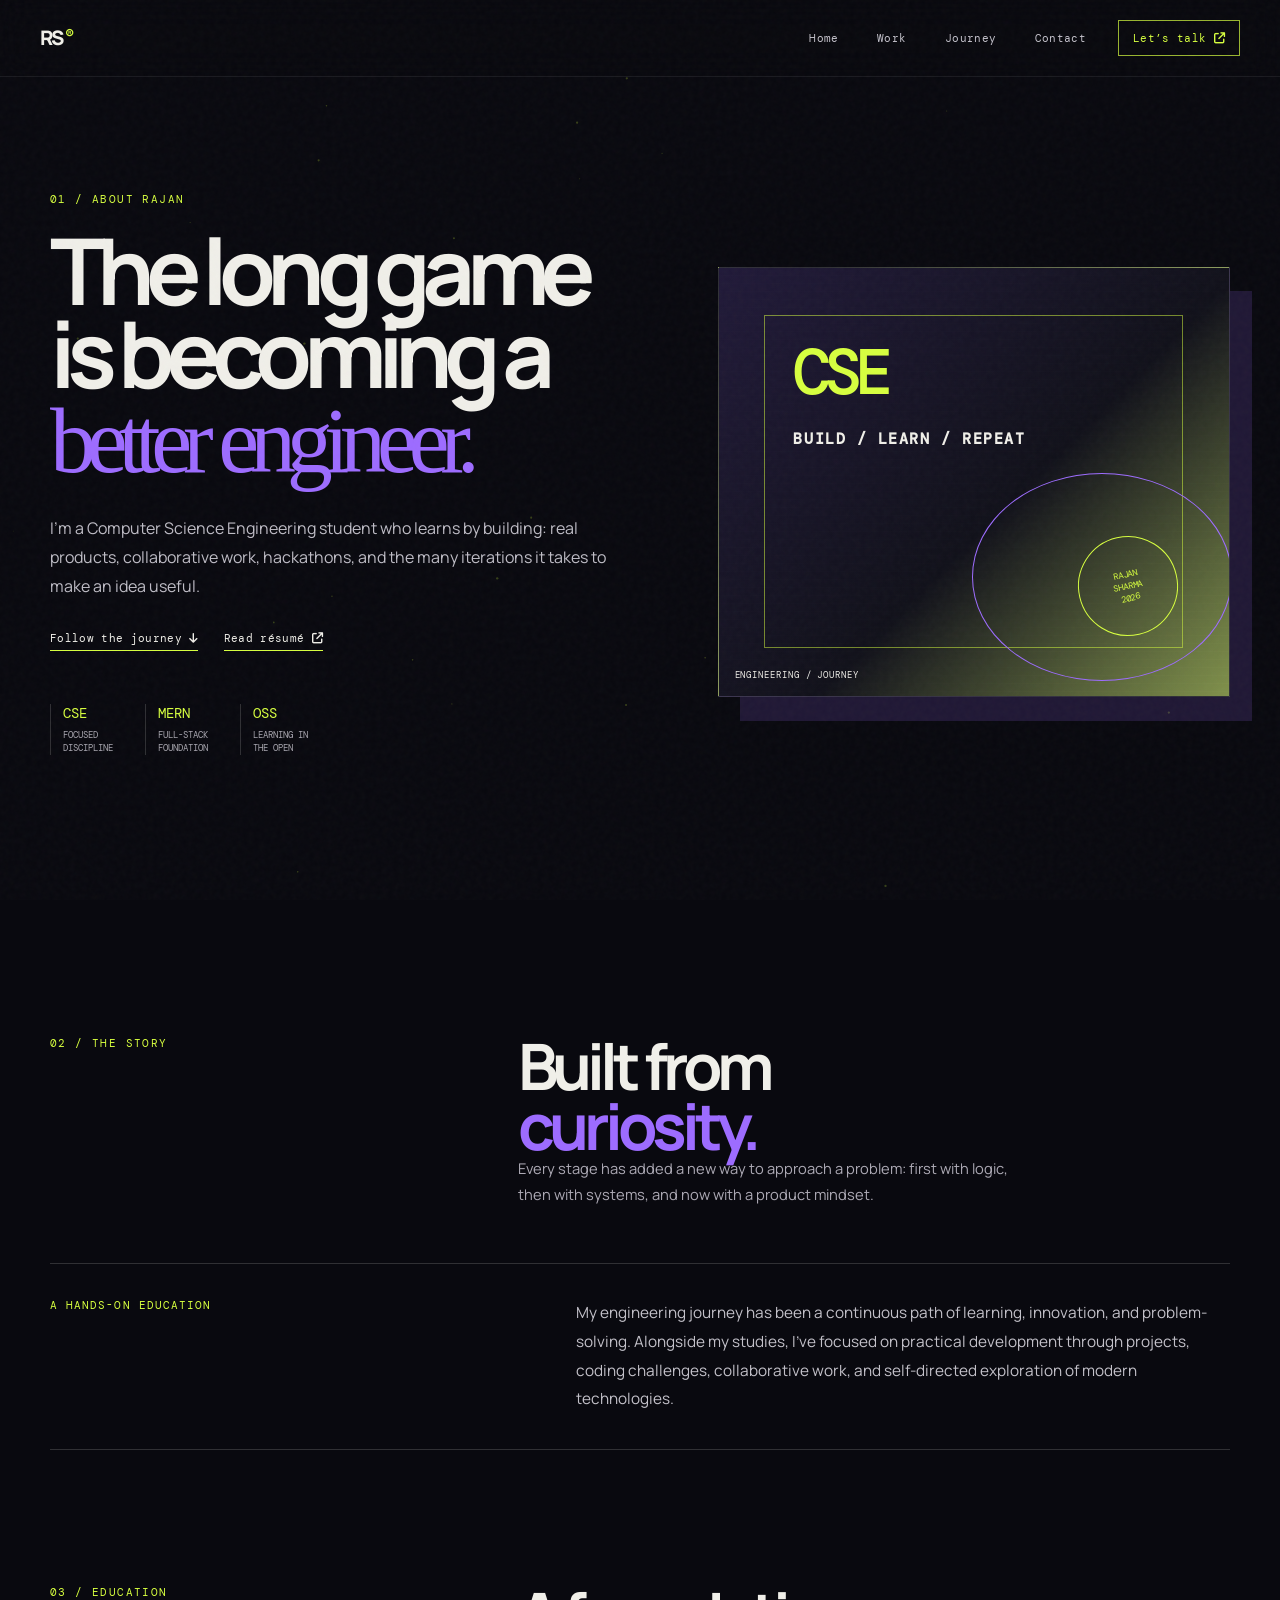
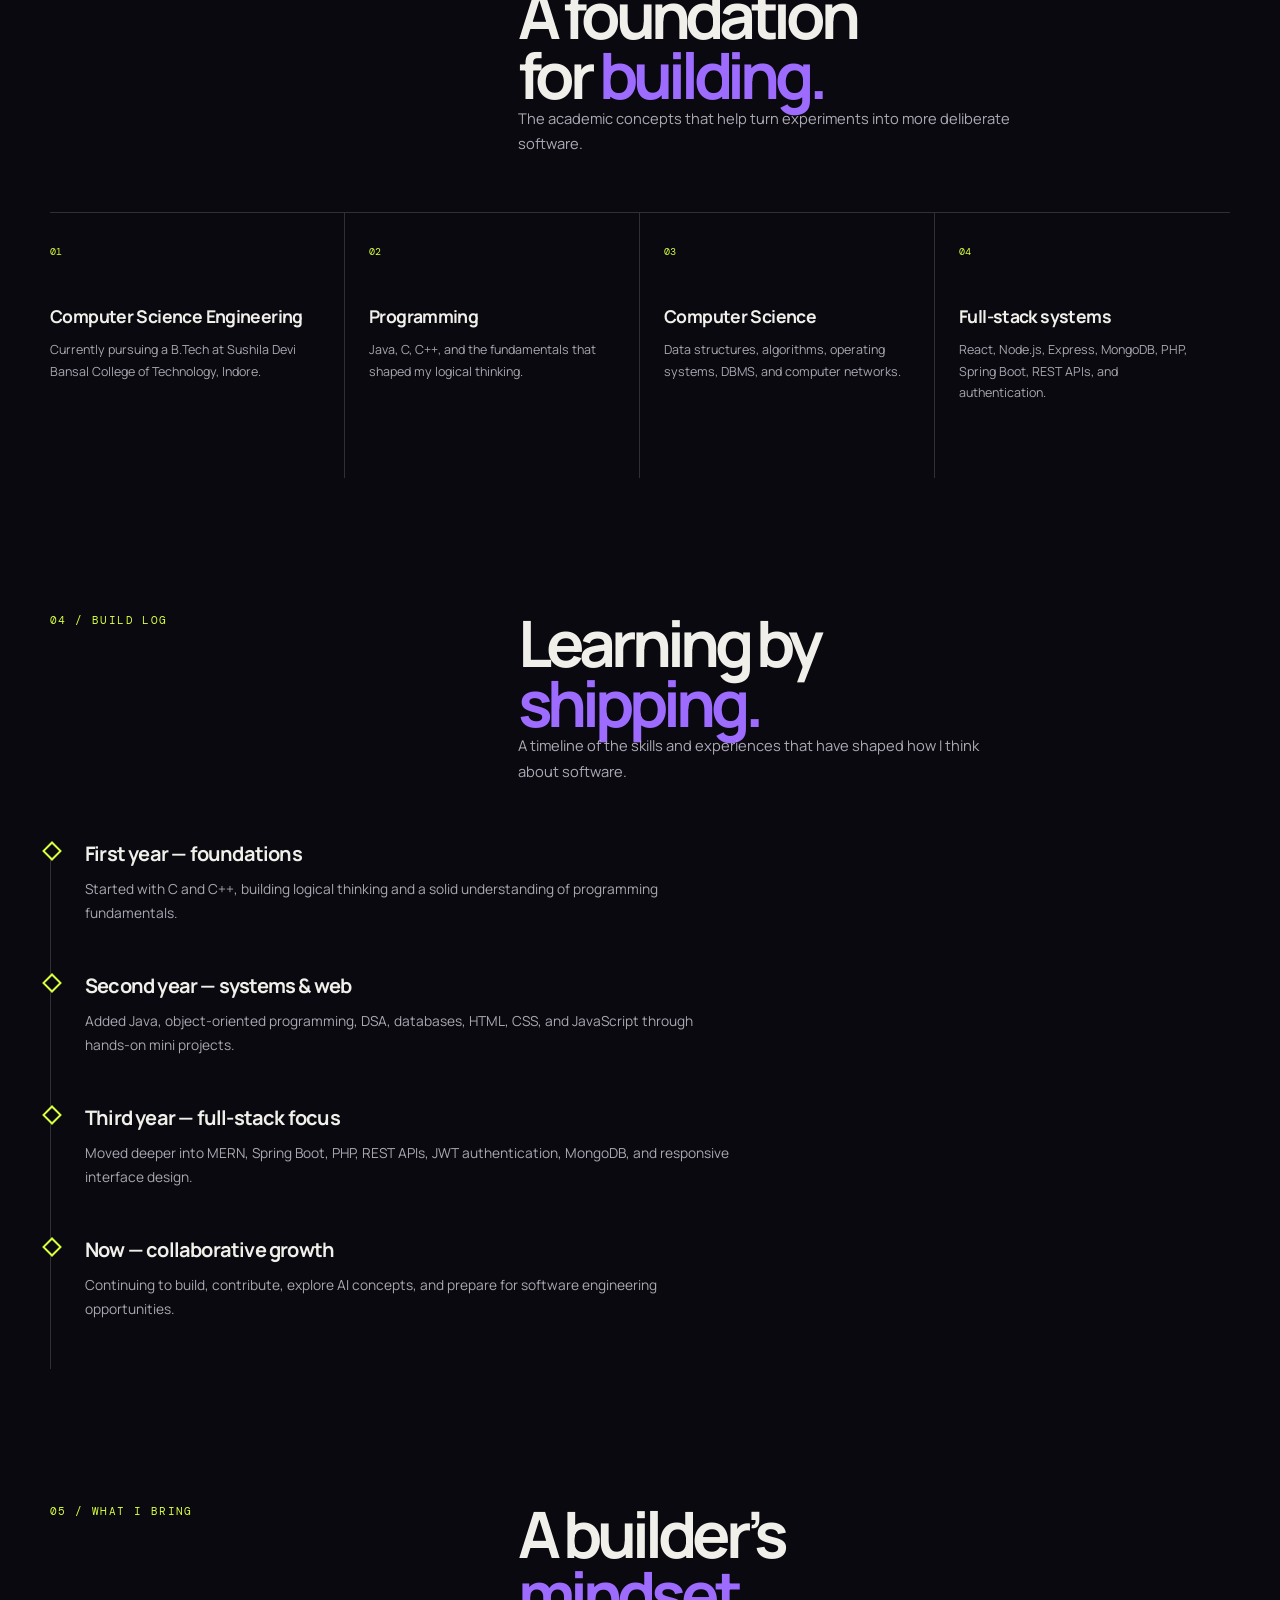
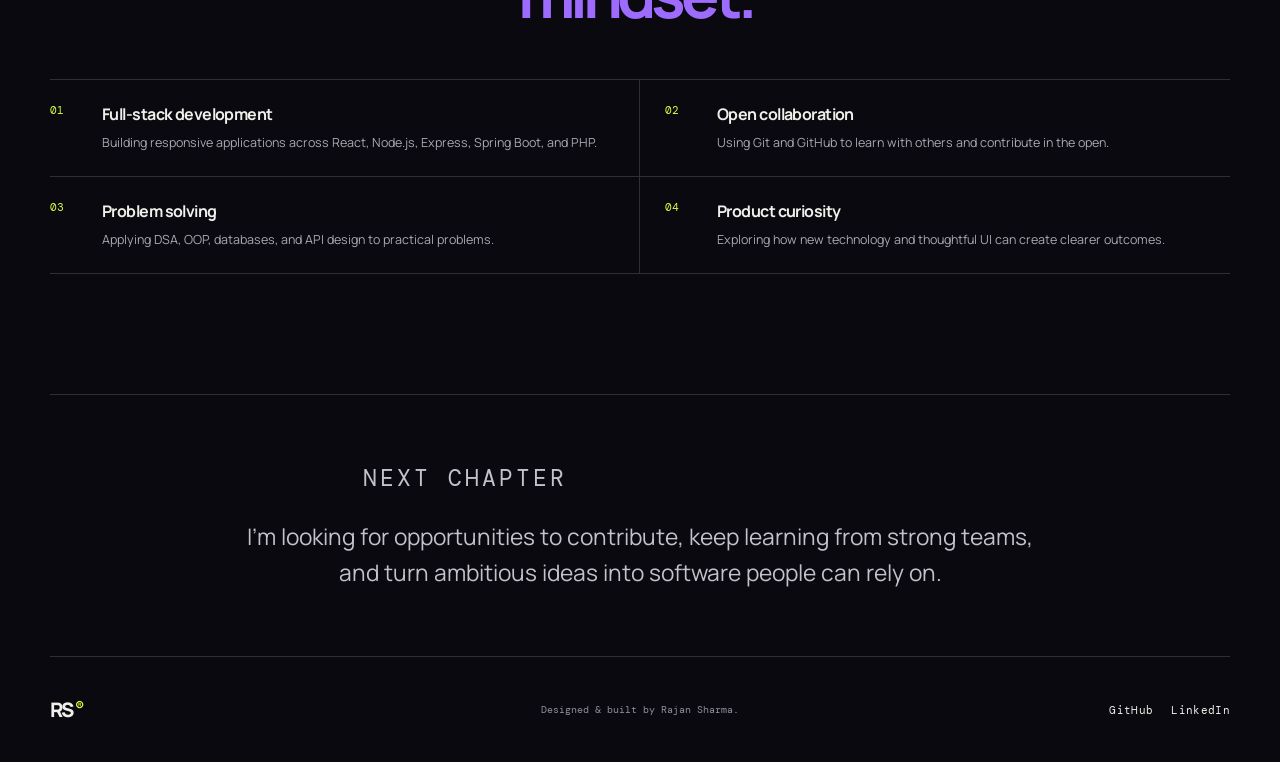
<file: about.html>
<!doctype html>
<html lang="en">
<head>
  <meta charset="utf-8"><meta name="viewport" content="width=device-width,initial-scale=1">
  <meta name="description" content="The engineering journey of Rajan Sharma, a Computer Science student and full-stack developer.">
  <title>About Rajan Sharma — Engineering Journey</title>
  <link rel="preconnect" href="https://fonts.googleapis.com"><link rel="preconnect" href="https://fonts.gstatic.com" crossorigin>
  <link href="https://fonts.googleapis.com/css2?family=DM+Mono:wght@400;500&family=Manrope:wght@400;500;600;700;800&display=swap" rel="stylesheet">
  <link rel="stylesheet" href="https://cdnjs.cloudflare.com/ajax/libs/font-awesome/6.5.2/css/all.min.css"><link rel="stylesheet" href="detail.css">
</head>
<body>
  <canvas id="detail-stars" aria-hidden="true"></canvas><div class="grain" aria-hidden="true"></div>
  <header class="detail-header"><nav class="detail-nav" aria-label="Primary navigation"><a class="brand" href="index.html" aria-label="Rajan Sharma home">RS<span>®</span></a><button class="menu-toggle" type="button" aria-label="Open navigation" aria-expanded="false" aria-controls="detail-links"><span></span><span></span></button><div class="detail-links" id="detail-links"><a href="index.html">Home</a><a href="index.html#work">Work</a><a href="#story">Journey</a><a href="index.html#contact">Contact</a></div><a class="detail-cta" href="index.html#contact">Let’s talk <i class="fa-solid fa-arrow-up-right-from-square" aria-hidden="true"></i></a></nav></header>
  <main class="detail-shell">
    <section class="case-hero"><div class="reveal"><p class="kicker">01 / ABOUT RAJAN</p><h1>The long game<br>is becoming a<br><em>better engineer.</em></h1><p class="intro">I’m a Computer Science Engineering student who learns by building: real products, collaborative work, hackathons, and the many iterations it takes to make an idea useful.</p><div class="hero-actions"><a class="back-link" href="#story">Follow the journey <i class="fa-solid fa-arrow-down" aria-hidden="true"></i></a><a class="back-link" href="ATS%20RESUME%20FORMAT(5).pdf" target="_blank">Read résumé <i class="fa-solid fa-arrow-up-right-from-square" aria-hidden="true"></i></a></div><dl class="case-facts"><div><dt>CSE</dt><dd>Focused<br>discipline</dd></div><div><dt>MERN</dt><dd>Full-stack<br>foundation</dd></div><div><dt>OSS</dt><dd>Learning in<br>the open</dd></div></dl></div><div class="case-art about-art reveal" aria-label="Computer Science Engineering graphic"><div class="degree">CSE<b>BUILD / LEARN / REPEAT</b></div><div class="stamp">RAJAN<br>SHARMA<br>2026</div><small>ENGINEERING / JOURNEY</small></div></section>
    <section class="section" id="story"><div class="section-head reveal"><p class="kicker">02 / THE STORY</p><div><h2 class="section-title">Built from<br><span>curiosity.</span></h2><p class="section-description">Every stage has added a new way to approach a problem: first with logic, then with systems, and now with a product mindset.</p></div></div><div class="reading-block reveal"><h3>A hands-on education</h3><p>My engineering journey has been a continuous path of learning, innovation, and problem-solving. Alongside my studies, I’ve focused on practical development through projects, coding challenges, collaborative work, and self-directed exploration of modern technologies.</p></div></section>
    <section class="section"><div class="section-head reveal"><p class="kicker">03 / EDUCATION</p><div><h2 class="section-title">A foundation<br>for <span>building.</span></h2><p class="section-description">The academic concepts that help turn experiments into more deliberate software.</p></div></div><div class="editorial-grid reveal"><article><span class="card-index">01</span><h3>Computer Science Engineering</h3><p>Currently pursuing a B.Tech at Sushila Devi Bansal College of Technology, Indore.</p></article><article><span class="card-index">02</span><h3>Programming</h3><p>Java, C, C++, and the fundamentals that shaped my logical thinking.</p></article><article><span class="card-index">03</span><h3>Computer Science</h3><p>Data structures, algorithms, operating systems, DBMS, and computer networks.</p></article><article><span class="card-index">04</span><h3>Full-stack systems</h3><p>React, Node.js, Express, MongoDB, PHP, Spring Boot, REST APIs, and authentication.</p></article></div></section>
    <section class="section"><div class="section-head reveal"><p class="kicker">04 / BUILD LOG</p><div><h2 class="section-title">Learning by<br><span>shipping.</span></h2><p class="section-description">A timeline of the skills and experiences that have shaped how I think about software.</p></div></div><ol class="journey-list"><li class="reveal"><h3>First year — foundations</h3><p>Started with C and C++, building logical thinking and a solid understanding of programming fundamentals.</p></li><li class="reveal"><h3>Second year — systems &amp; web</h3><p>Added Java, object-oriented programming, DSA, databases, HTML, CSS, and JavaScript through hands-on mini projects.</p></li><li class="reveal"><h3>Third year — full-stack focus</h3><p>Moved deeper into MERN, Spring Boot, PHP, REST APIs, JWT authentication, MongoDB, and responsive interface design.</p></li><li class="reveal"><h3>Now — collaborative growth</h3><p>Continuing to build, contribute, explore AI concepts, and prepare for software engineering opportunities.</p></li></ol></section>
    <section class="section"><div class="section-head reveal"><p class="kicker">05 / WHAT I BRING</p><div><h2 class="section-title">A builder’s<br><span>mindset.</span></h2></div></div><div class="feature-list reveal"><article><span>01</span><div><h3>Full-stack development</h3><p>Building responsive applications across React, Node.js, Express, Spring Boot, and PHP.</p></div></article><article><span>02</span><div><h3>Open collaboration</h3><p>Using Git and GitHub to learn with others and contribute in the open.</p></div></article><article><span>03</span><div><h3>Problem solving</h3><p>Applying DSA, OOP, databases, and API design to practical problems.</p></div></article><article><span>04</span><div><h3>Product curiosity</h3><p>Exploring how new technology and thoughtful UI can create clearer outcomes.</p></div></article></div></section>
    <section class="outcome reveal"><p class="kicker">NEXT CHAPTER</p><p>I’m looking for opportunities to contribute, keep learning from strong teams, and turn ambitious ideas into software people can rely on.</p></section>
  </main>
  <footer class="page-footer"><a class="brand" href="index.html">RS<span>®</span></a><p>Designed &amp; built by Rajan Sharma.</p><div class="footer-links"><a href="https://github.com/rajansharma09" target="_blank" rel="noreferrer">GitHub</a><a href="https://www.linkedin.com/in/rajan-sharma-b01664303" target="_blank" rel="noreferrer">LinkedIn</a></div></footer><script src="detail.js"></script>
</body></html>
</file>
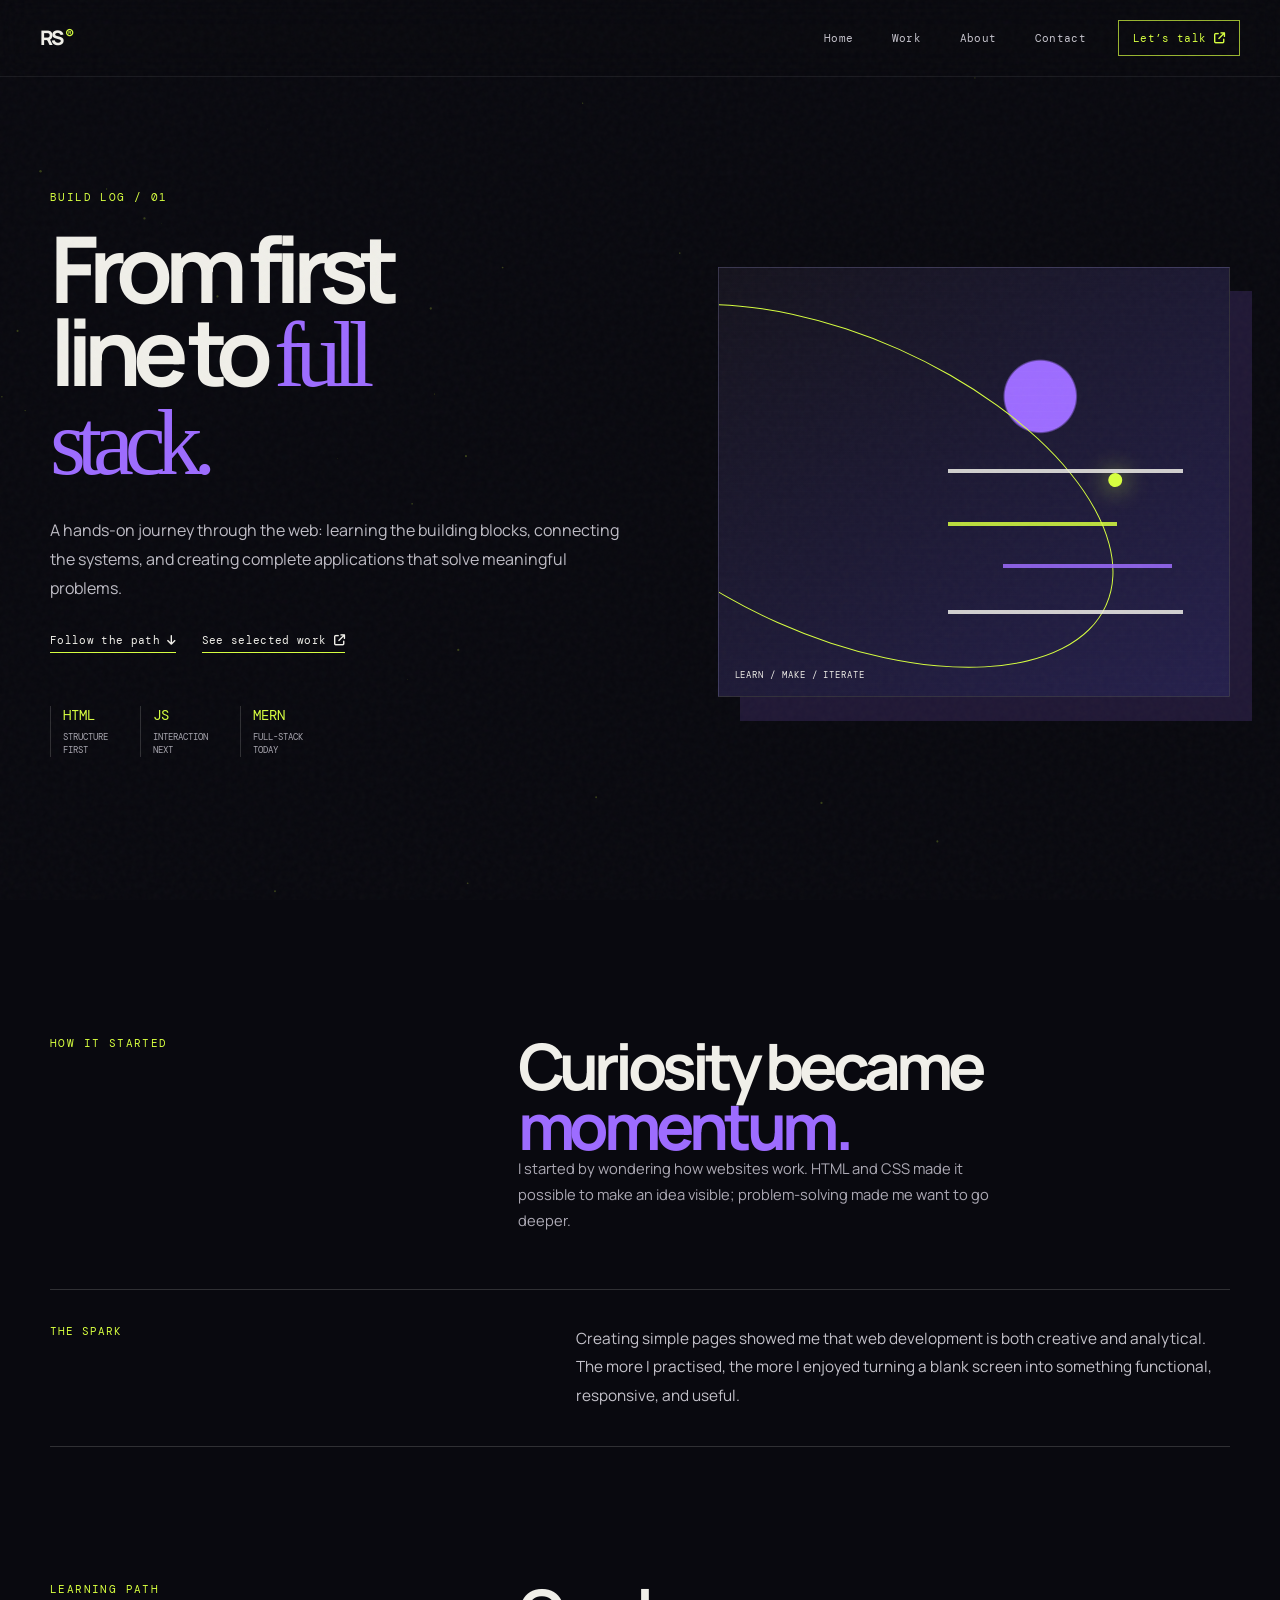
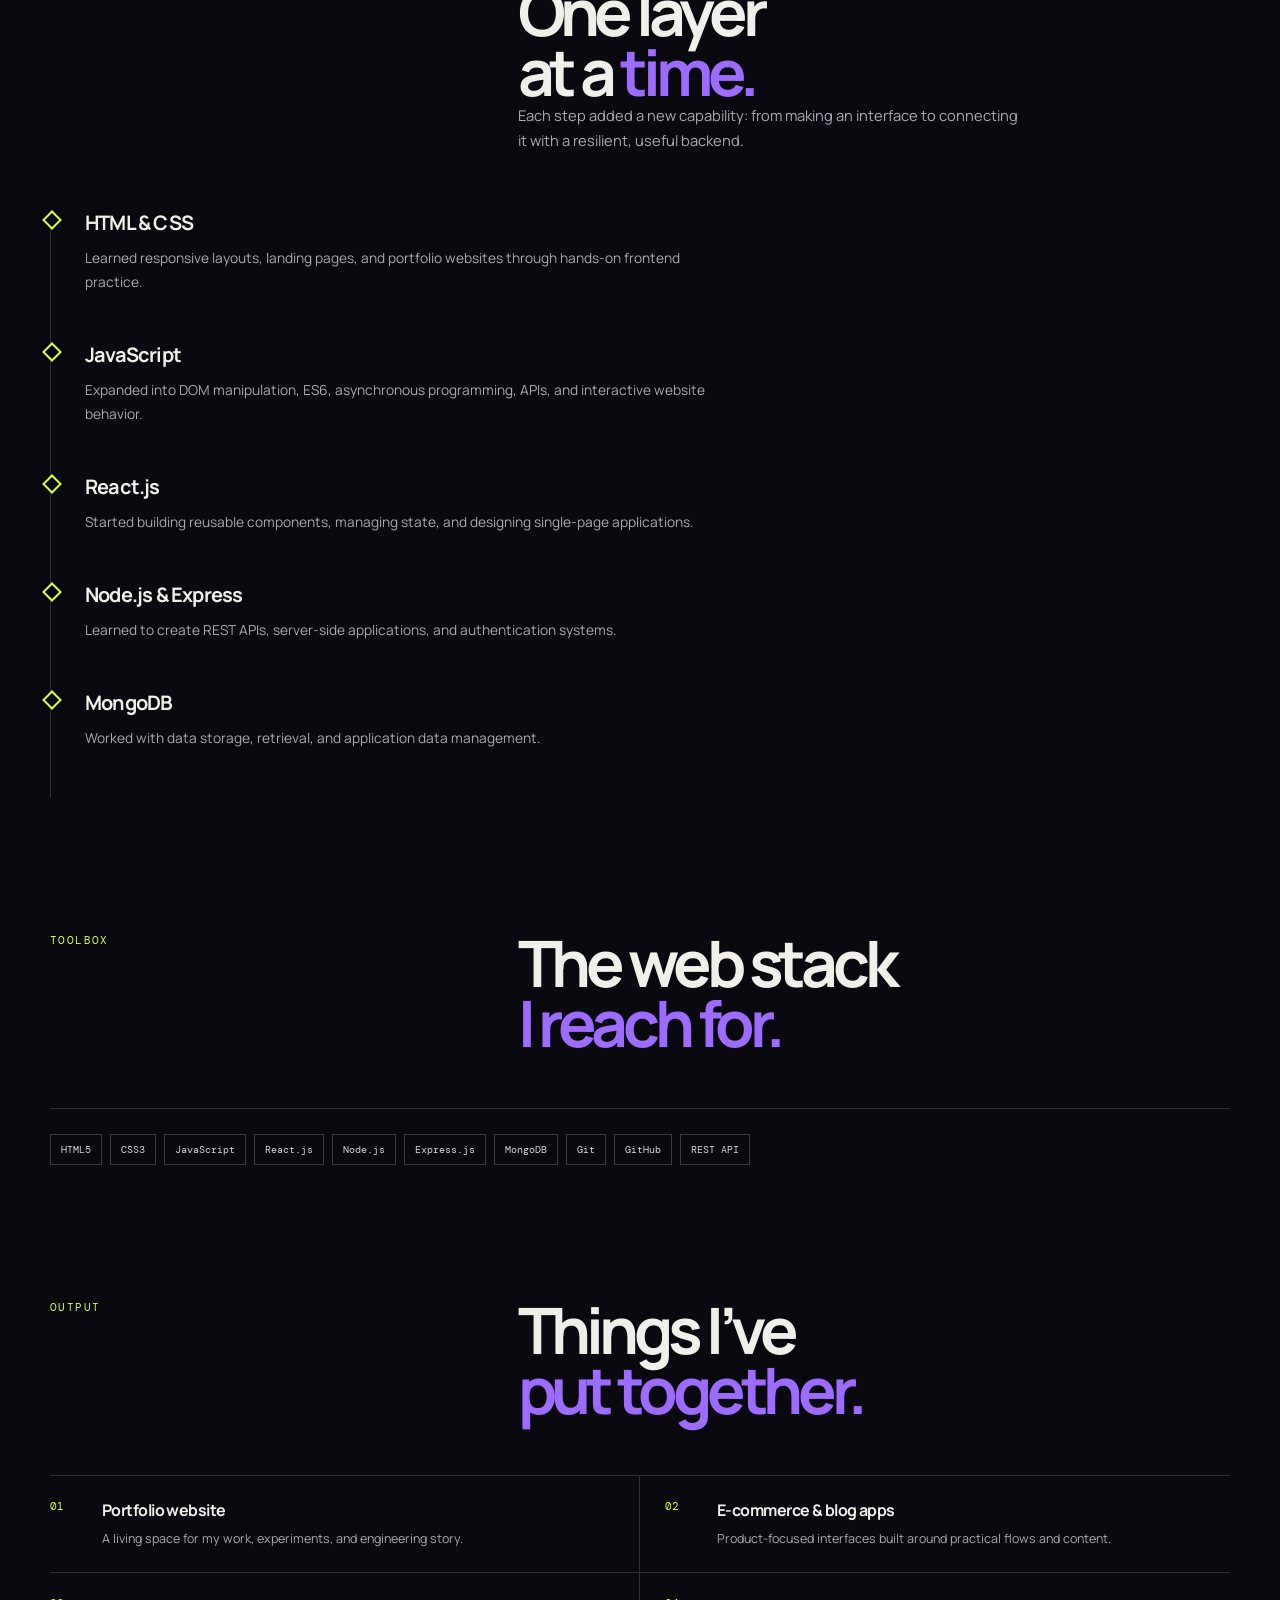
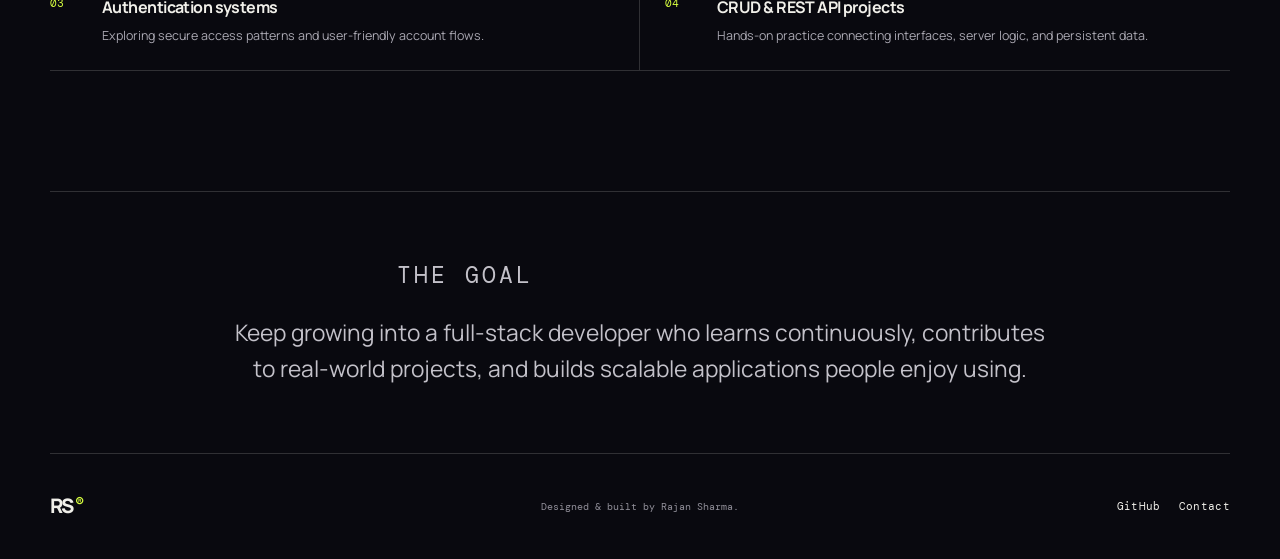
<file: experien1.html>
<!doctype html>
<html lang="en"><head><meta charset="utf-8"><meta name="viewport" content="width=device-width,initial-scale=1"><meta name="description" content="Rajan Sharma's full-stack web development journey."><title>Full-stack Journey — Rajan Sharma</title><link rel="preconnect" href="https://fonts.googleapis.com"><link rel="preconnect" href="https://fonts.gstatic.com" crossorigin><link href="https://fonts.googleapis.com/css2?family=DM+Mono:wght@400;500&family=Manrope:wght@400;500;600;700;800&display=swap" rel="stylesheet"><link rel="stylesheet" href="https://cdnjs.cloudflare.com/ajax/libs/font-awesome/6.5.2/css/all.min.css"><link rel="stylesheet" href="detail.css"></head>
<body><canvas id="detail-stars" aria-hidden="true"></canvas><div class="grain" aria-hidden="true"></div><header class="detail-header"><nav class="detail-nav" aria-label="Primary navigation"><a class="brand" href="index.html" aria-label="Rajan Sharma home">RS<span>®</span></a><button class="menu-toggle" type="button" aria-label="Open navigation" aria-expanded="false" aria-controls="detail-links"><span></span><span></span></button><div class="detail-links" id="detail-links"><a href="index.html">Home</a><a href="index.html#work">Work</a><a href="about.html">About</a><a href="index.html#contact">Contact</a></div><a class="detail-cta" href="index.html#contact">Let’s talk <i class="fa-solid fa-arrow-up-right-from-square" aria-hidden="true"></i></a></nav></header>
<main class="detail-shell"><section class="case-hero"><div class="reveal"><p class="kicker">BUILD LOG / 01</p><h1>From first<br>line to <em>full<br>stack.</em></h1><p class="intro">A hands-on journey through the web: learning the building blocks, connecting the systems, and creating complete applications that solve meaningful problems.</p><div class="hero-actions"><a class="back-link" href="#path">Follow the path <i class="fa-solid fa-arrow-down" aria-hidden="true"></i></a><a class="back-link" href="index.html#work">See selected work <i class="fa-solid fa-arrow-up-right-from-square" aria-hidden="true"></i></a></div><dl class="case-facts"><div><dt>HTML</dt><dd>Structure<br>first</dd></div><div><dt>JS</dt><dd>Interaction<br>next</dd></div><div><dt>MERN</dt><dd>Full-stack<br>today</dd></div></dl></div><div class="case-art journey-art reveal" aria-label="Full-stack development journey graphic"><div class="route"></div><div class="code-lines"></div><small>LEARN / MAKE / ITERATE</small></div></section>
<section class="section" id="path"><div class="section-head reveal"><p class="kicker">HOW IT STARTED</p><div><h2 class="section-title">Curiosity became<br><span>momentum.</span></h2><p class="section-description">I started by wondering how websites work. HTML and CSS made it possible to make an idea visible; problem-solving made me want to go deeper.</p></div></div><div class="reading-block reveal"><h3>The spark</h3><p>Creating simple pages showed me that web development is both creative and analytical. The more I practised, the more I enjoyed turning a blank screen into something functional, responsive, and useful.</p></div></section>
<section class="section"><div class="section-head reveal"><p class="kicker">LEARNING PATH</p><div><h2 class="section-title">One layer<br>at a <span>time.</span></h2><p class="section-description">Each step added a new capability: from making an interface to connecting it with a resilient, useful backend.</p></div></div><ol class="journey-list"><li class="reveal"><h3>HTML &amp; CSS</h3><p>Learned responsive layouts, landing pages, and portfolio websites through hands-on frontend practice.</p></li><li class="reveal"><h3>JavaScript</h3><p>Expanded into DOM manipulation, ES6, asynchronous programming, APIs, and interactive website behavior.</p></li><li class="reveal"><h3>React.js</h3><p>Started building reusable components, managing state, and designing single-page applications.</p></li><li class="reveal"><h3>Node.js &amp; Express</h3><p>Learned to create REST APIs, server-side applications, and authentication systems.</p></li><li class="reveal"><h3>MongoDB</h3><p>Worked with data storage, retrieval, and application data management.</p></li></ol></section>
<section class="section"><div class="section-head reveal"><p class="kicker">TOOLBOX</p><div><h2 class="section-title">The web stack<br><span>I reach for.</span></h2></div></div><div class="chip-list reveal"><span class="chip">HTML5</span><span class="chip">CSS3</span><span class="chip">JavaScript</span><span class="chip">React.js</span><span class="chip">Node.js</span><span class="chip">Express.js</span><span class="chip">MongoDB</span><span class="chip">Git</span><span class="chip">GitHub</span><span class="chip">REST API</span></div></section>
<section class="section"><div class="section-head reveal"><p class="kicker">OUTPUT</p><div><h2 class="section-title">Things I’ve<br><span>put together.</span></h2></div></div><div class="feature-list reveal"><article><span>01</span><div><h3>Portfolio website</h3><p>A living space for my work, experiments, and engineering story.</p></div></article><article><span>02</span><div><h3>E-commerce &amp; blog apps</h3><p>Product-focused interfaces built around practical flows and content.</p></div></article><article><span>03</span><div><h3>Authentication systems</h3><p>Exploring secure access patterns and user-friendly account flows.</p></div></article><article><span>04</span><div><h3>CRUD &amp; REST API projects</h3><p>Hands-on practice connecting interfaces, server logic, and persistent data.</p></div></article></div></section>
<section class="outcome reveal"><p class="kicker">THE GOAL</p><p>Keep growing into a full-stack developer who learns continuously, contributes to real-world projects, and builds scalable applications people enjoy using.</p></section></main>
<footer class="page-footer"><a class="brand" href="index.html">RS<span>®</span></a><p>Designed &amp; built by Rajan Sharma.</p><div class="footer-links"><a href="https://github.com/rajansharma09" target="_blank" rel="noreferrer">GitHub</a><a href="index.html#contact">Contact</a></div></footer><script src="detail.js"></script></body></html>
</file>
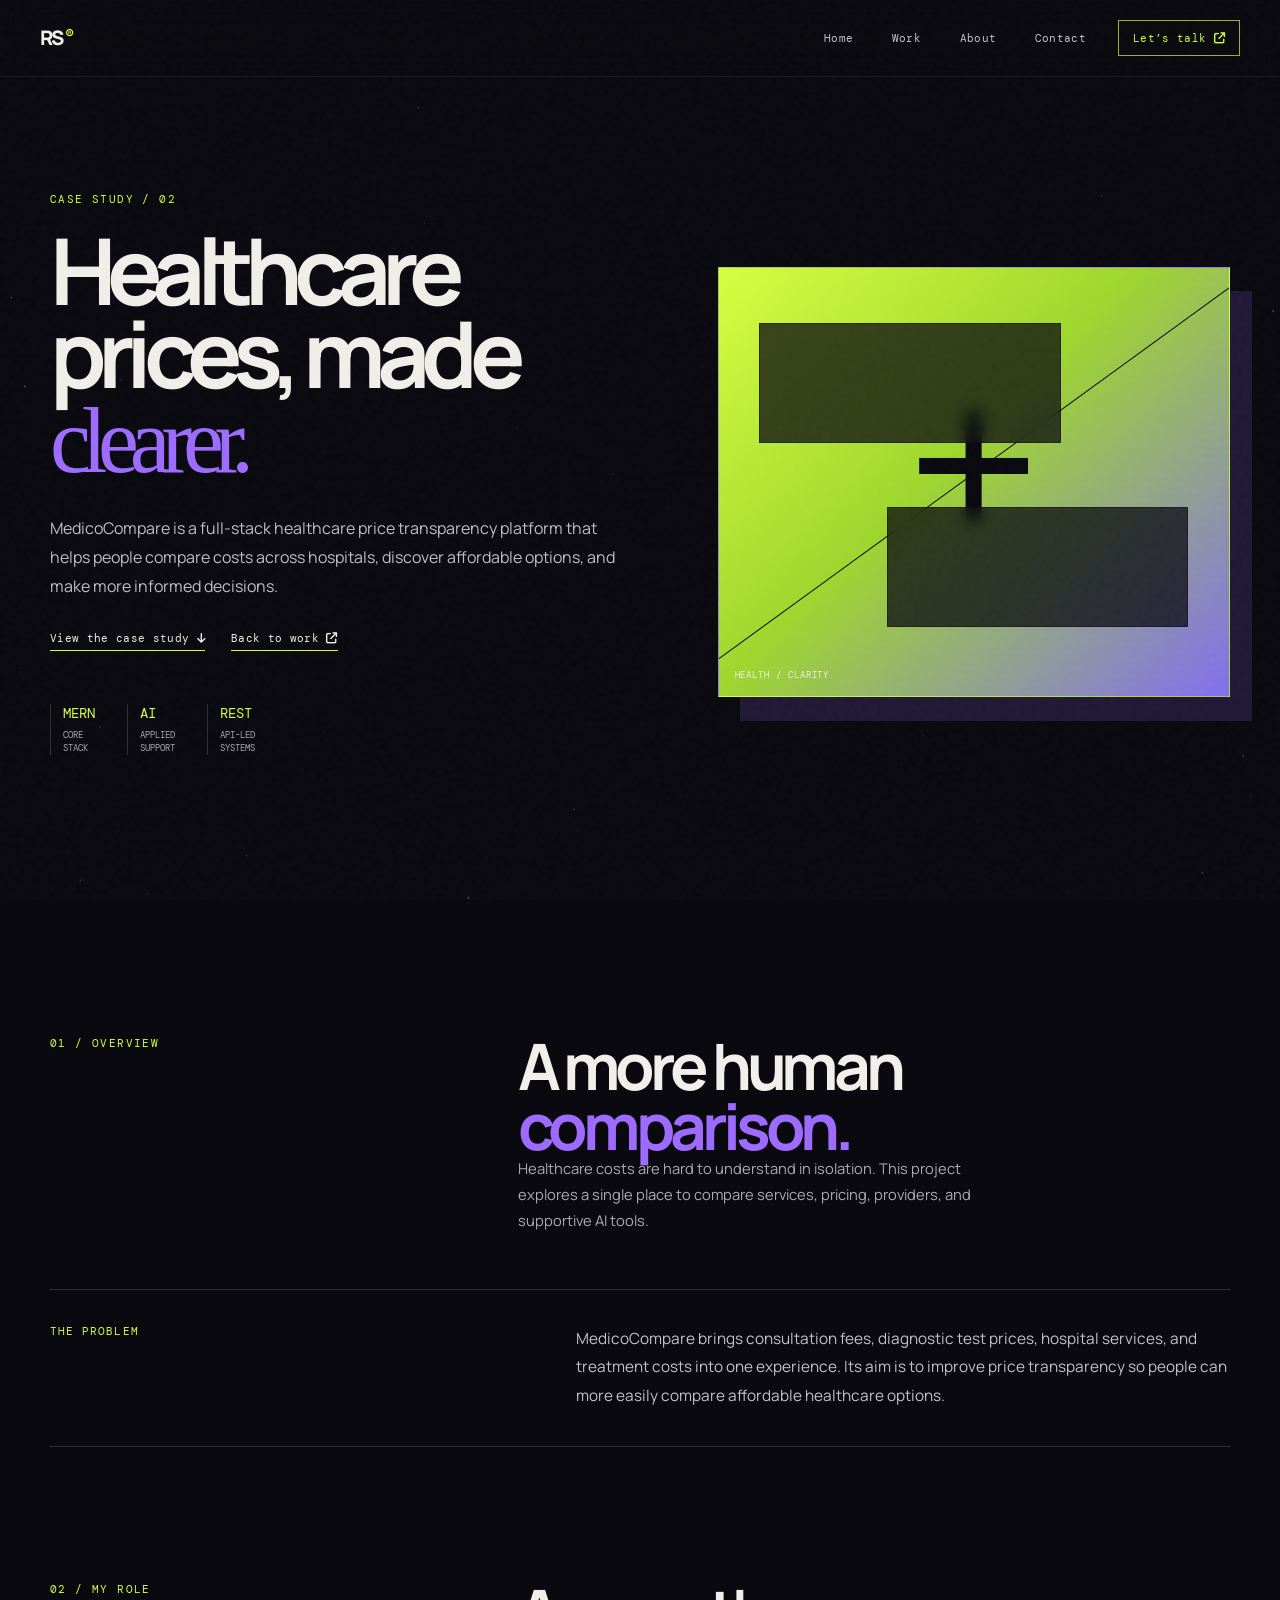
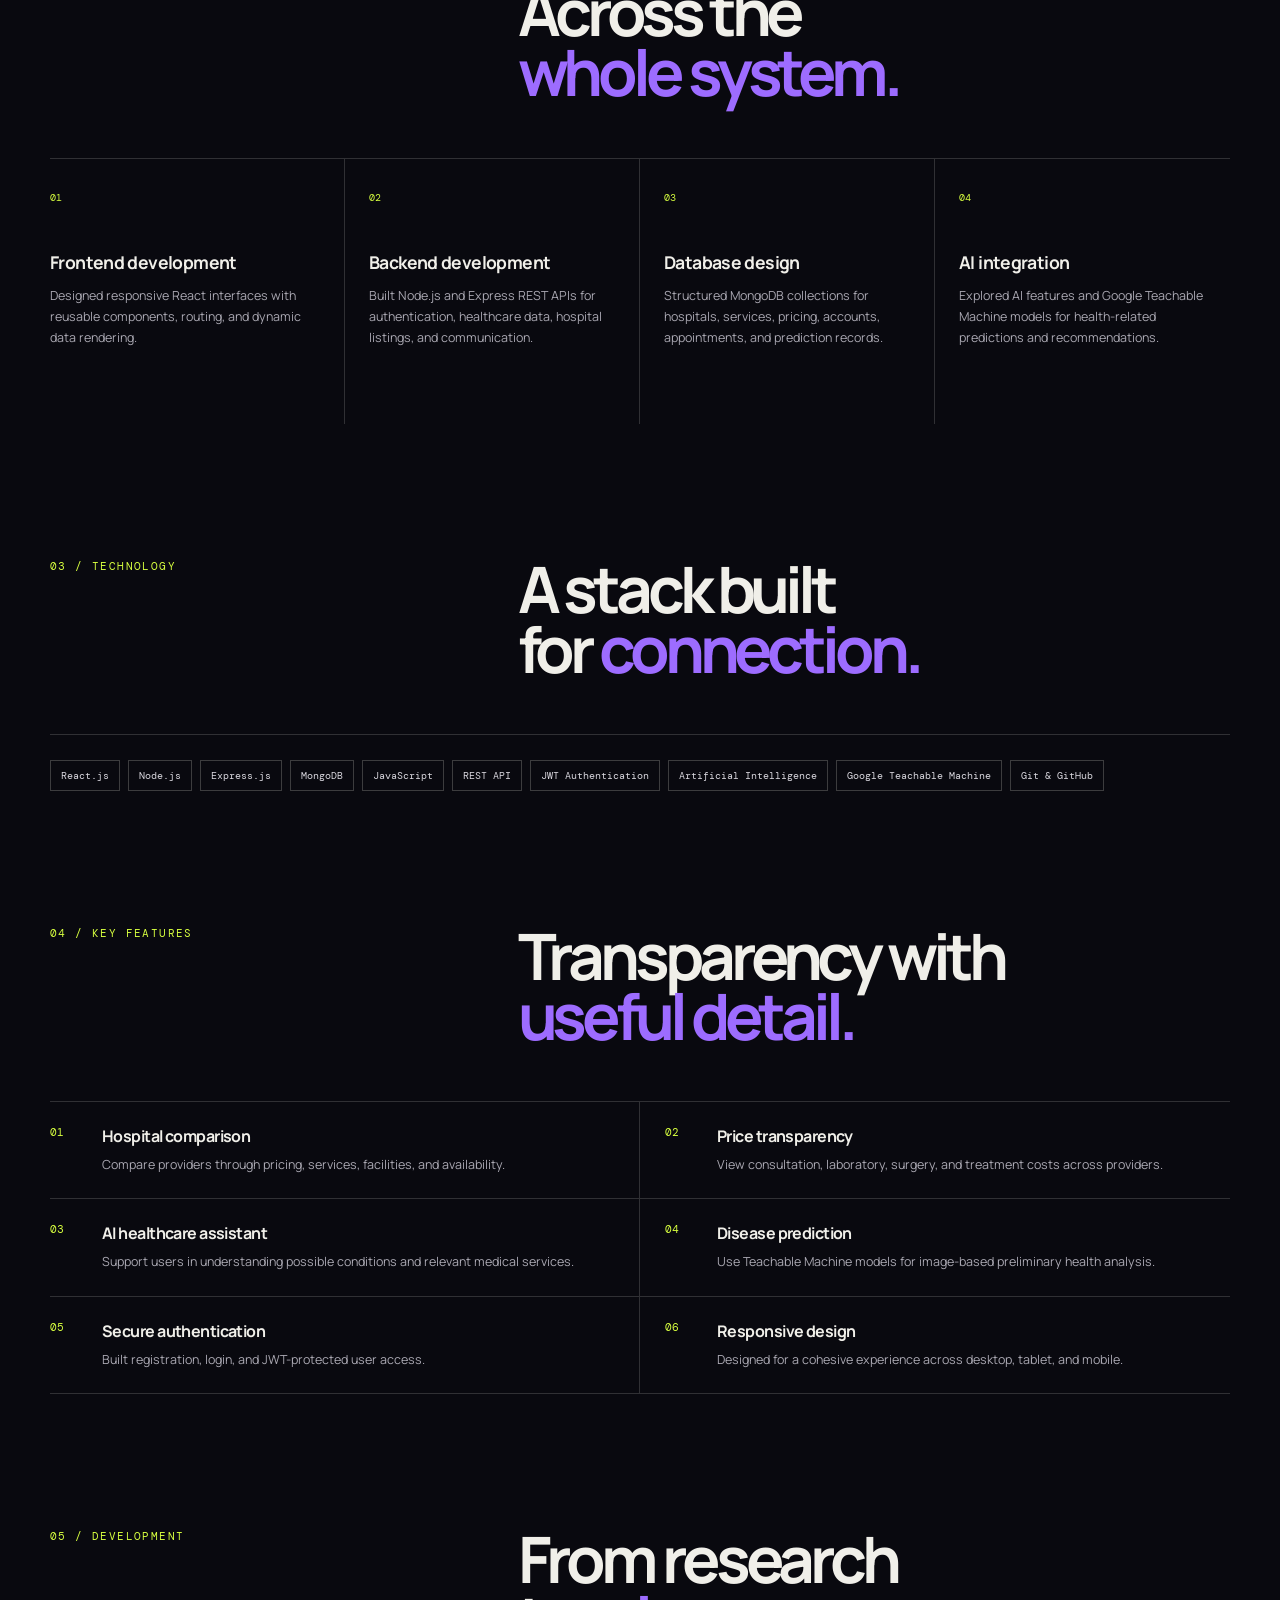
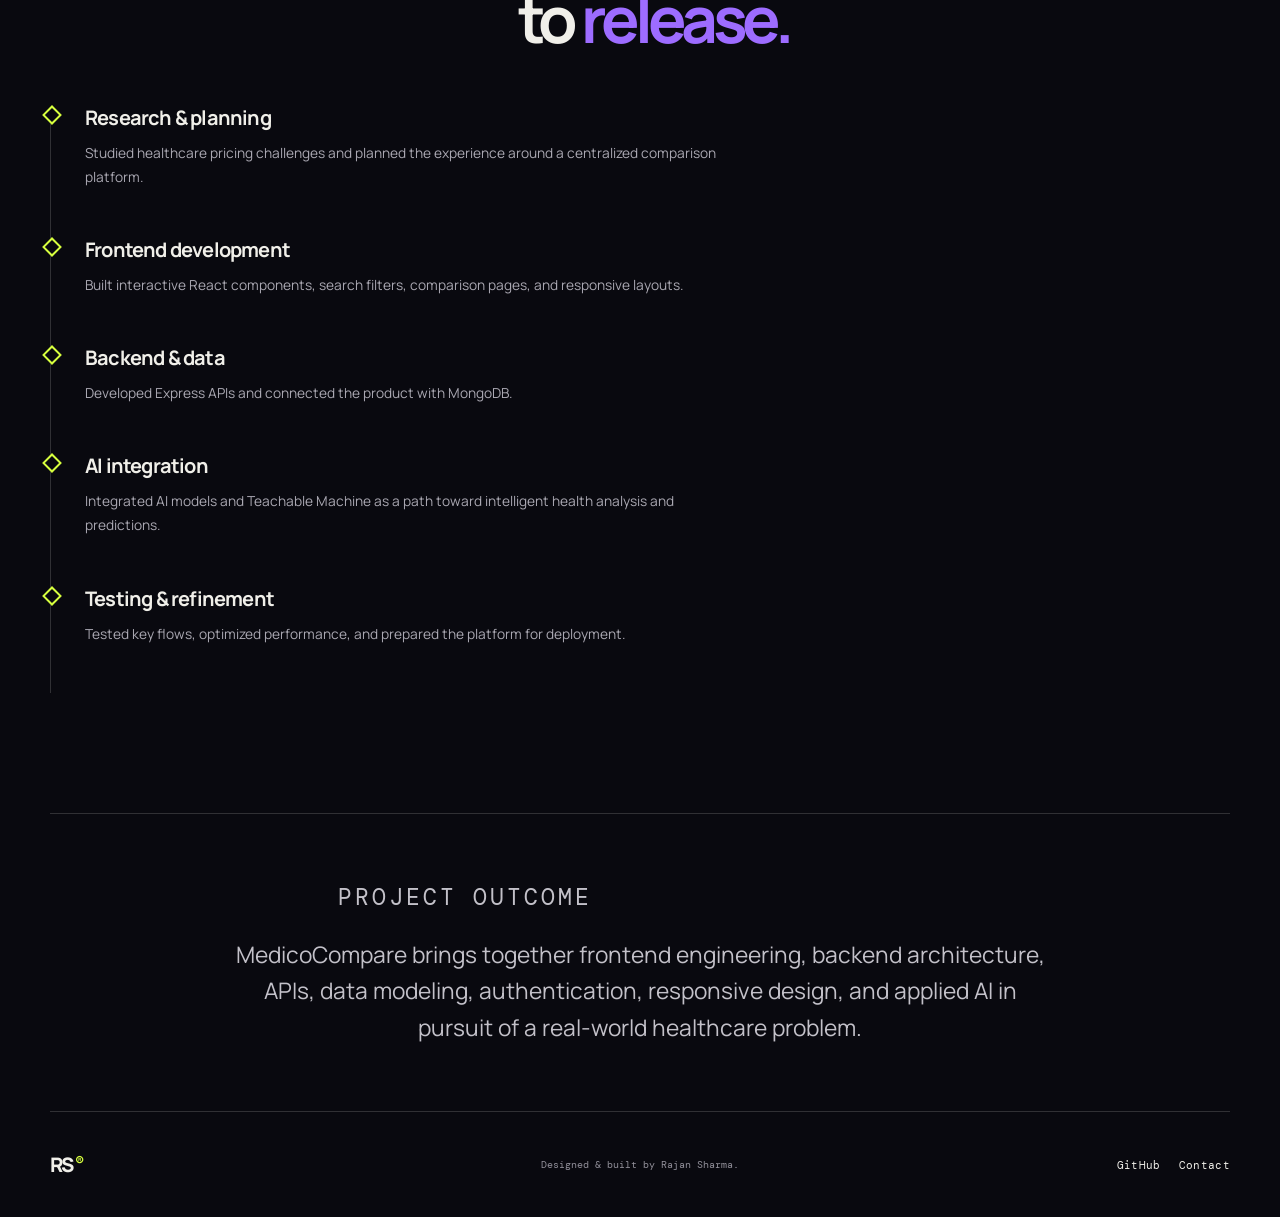
<file: experien2.html>
<!doctype html>
<html lang="en"><head><meta charset="utf-8"><meta name="viewport" content="width=device-width,initial-scale=1"><meta name="description" content="MedicoCompare — a full-stack healthcare price transparency platform built by Rajan Sharma."><title>MedicoCompare — Case Study | Rajan Sharma</title><link rel="preconnect" href="https://fonts.googleapis.com"><link rel="preconnect" href="https://fonts.gstatic.com" crossorigin><link href="https://fonts.googleapis.com/css2?family=DM+Mono:wght@400;500&family=Manrope:wght@400;500;600;700;800&display=swap" rel="stylesheet"><link rel="stylesheet" href="https://cdnjs.cloudflare.com/ajax/libs/font-awesome/6.5.2/css/all.min.css"><link rel="stylesheet" href="detail.css"></head>
<body><canvas id="detail-stars" aria-hidden="true"></canvas><div class="grain" aria-hidden="true"></div><header class="detail-header"><nav class="detail-nav" aria-label="Primary navigation"><a class="brand" href="index.html" aria-label="Rajan Sharma home">RS<span>®</span></a><button class="menu-toggle" type="button" aria-label="Open navigation" aria-expanded="false" aria-controls="detail-links"><span></span><span></span></button><div class="detail-links" id="detail-links"><a href="index.html">Home</a><a href="index.html#work">Work</a><a href="about.html">About</a><a href="index.html#contact">Contact</a></div><a class="detail-cta" href="index.html#contact">Let’s talk <i class="fa-solid fa-arrow-up-right-from-square" aria-hidden="true"></i></a></nav></header>
<main class="detail-shell"><section class="case-hero"><div class="reveal"><p class="kicker">CASE STUDY / 02</p><h1>Healthcare<br>prices, made<br><em>clearer.</em></h1><p class="intro">MedicoCompare is a full-stack healthcare price transparency platform that helps people compare costs across hospitals, discover affordable options, and make more informed decisions.</p><div class="hero-actions"><a class="back-link" href="#overview">View the case study <i class="fa-solid fa-arrow-down" aria-hidden="true"></i></a><a class="back-link" href="index.html#work">Back to work <i class="fa-solid fa-arrow-up-right-from-square" aria-hidden="true"></i></a></div><dl class="case-facts"><div><dt>MERN</dt><dd>Core<br>stack</dd></div><div><dt>AI</dt><dd>Applied<br>support</dd></div><div><dt>REST</dt><dd>API-led<br>systems</dd></div></dl></div><div class="case-art medical-art reveal" aria-label="MedicoCompare visual"><div class="cross">+</div><div class="screen one"></div><div class="screen two"></div><div class="slash"></div><small>HEALTH / CLARITY</small></div></section>
<section class="section" id="overview"><div class="section-head reveal"><p class="kicker">01 / OVERVIEW</p><div><h2 class="section-title">A more human<br><span>comparison.</span></h2><p class="section-description">Healthcare costs are hard to understand in isolation. This project explores a single place to compare services, pricing, providers, and supportive AI tools.</p></div></div><div class="reading-block reveal"><h3>The problem</h3><p>MedicoCompare brings consultation fees, diagnostic test prices, hospital services, and treatment costs into one experience. Its aim is to improve price transparency so people can more easily compare affordable healthcare options.</p></div></section>
<section class="section"><div class="section-head reveal"><p class="kicker">02 / MY ROLE</p><div><h2 class="section-title">Across the<br><span>whole system.</span></h2></div></div><div class="editorial-grid reveal"><article><span class="card-index">01</span><h3>Frontend development</h3><p>Designed responsive React interfaces with reusable components, routing, and dynamic data rendering.</p></article><article><span class="card-index">02</span><h3>Backend development</h3><p>Built Node.js and Express REST APIs for authentication, healthcare data, hospital listings, and communication.</p></article><article><span class="card-index">03</span><h3>Database design</h3><p>Structured MongoDB collections for hospitals, services, pricing, accounts, appointments, and prediction records.</p></article><article><span class="card-index">04</span><h3>AI integration</h3><p>Explored AI features and Google Teachable Machine models for health-related predictions and recommendations.</p></article></div></section>
<section class="section"><div class="section-head reveal"><p class="kicker">03 / TECHNOLOGY</p><div><h2 class="section-title">A stack built<br>for <span>connection.</span></h2></div></div><div class="chip-list reveal"><span class="chip">React.js</span><span class="chip">Node.js</span><span class="chip">Express.js</span><span class="chip">MongoDB</span><span class="chip">JavaScript</span><span class="chip">REST API</span><span class="chip">JWT Authentication</span><span class="chip">Artificial Intelligence</span><span class="chip">Google Teachable Machine</span><span class="chip">Git &amp; GitHub</span></div></section>
<section class="section"><div class="section-head reveal"><p class="kicker">04 / KEY FEATURES</p><div><h2 class="section-title">Transparency with<br><span>useful detail.</span></h2></div></div><div class="feature-list reveal"><article><span>01</span><div><h3>Hospital comparison</h3><p>Compare providers through pricing, services, facilities, and availability.</p></div></article><article><span>02</span><div><h3>Price transparency</h3><p>View consultation, laboratory, surgery, and treatment costs across providers.</p></div></article><article><span>03</span><div><h3>AI healthcare assistant</h3><p>Support users in understanding possible conditions and relevant medical services.</p></div></article><article><span>04</span><div><h3>Disease prediction</h3><p>Use Teachable Machine models for image-based preliminary health analysis.</p></div></article><article><span>05</span><div><h3>Secure authentication</h3><p>Built registration, login, and JWT-protected user access.</p></div></article><article><span>06</span><div><h3>Responsive design</h3><p>Designed for a cohesive experience across desktop, tablet, and mobile.</p></div></article></div></section>
<section class="section"><div class="section-head reveal"><p class="kicker">05 / DEVELOPMENT</p><div><h2 class="section-title">From research<br>to <span>release.</span></h2></div></div><ol class="journey-list"><li class="reveal"><h3>Research &amp; planning</h3><p>Studied healthcare pricing challenges and planned the experience around a centralized comparison platform.</p></li><li class="reveal"><h3>Frontend development</h3><p>Built interactive React components, search filters, comparison pages, and responsive layouts.</p></li><li class="reveal"><h3>Backend &amp; data</h3><p>Developed Express APIs and connected the product with MongoDB.</p></li><li class="reveal"><h3>AI integration</h3><p>Integrated AI models and Teachable Machine as a path toward intelligent health analysis and predictions.</p></li><li class="reveal"><h3>Testing &amp; refinement</h3><p>Tested key flows, optimized performance, and prepared the platform for deployment.</p></li></ol></section>
<section class="outcome reveal"><p class="kicker">PROJECT OUTCOME</p><p>MedicoCompare brings together frontend engineering, backend architecture, APIs, data modeling, authentication, responsive design, and applied AI in pursuit of a real-world healthcare problem.</p></section></main>
<footer class="page-footer"><a class="brand" href="index.html">RS<span>®</span></a><p>Designed &amp; built by Rajan Sharma.</p><div class="footer-links"><a href="https://github.com/rajansharma09" target="_blank" rel="noreferrer">GitHub</a><a href="index.html#contact">Contact</a></div></footer><script src="detail.js"></script></body></html>
</file>
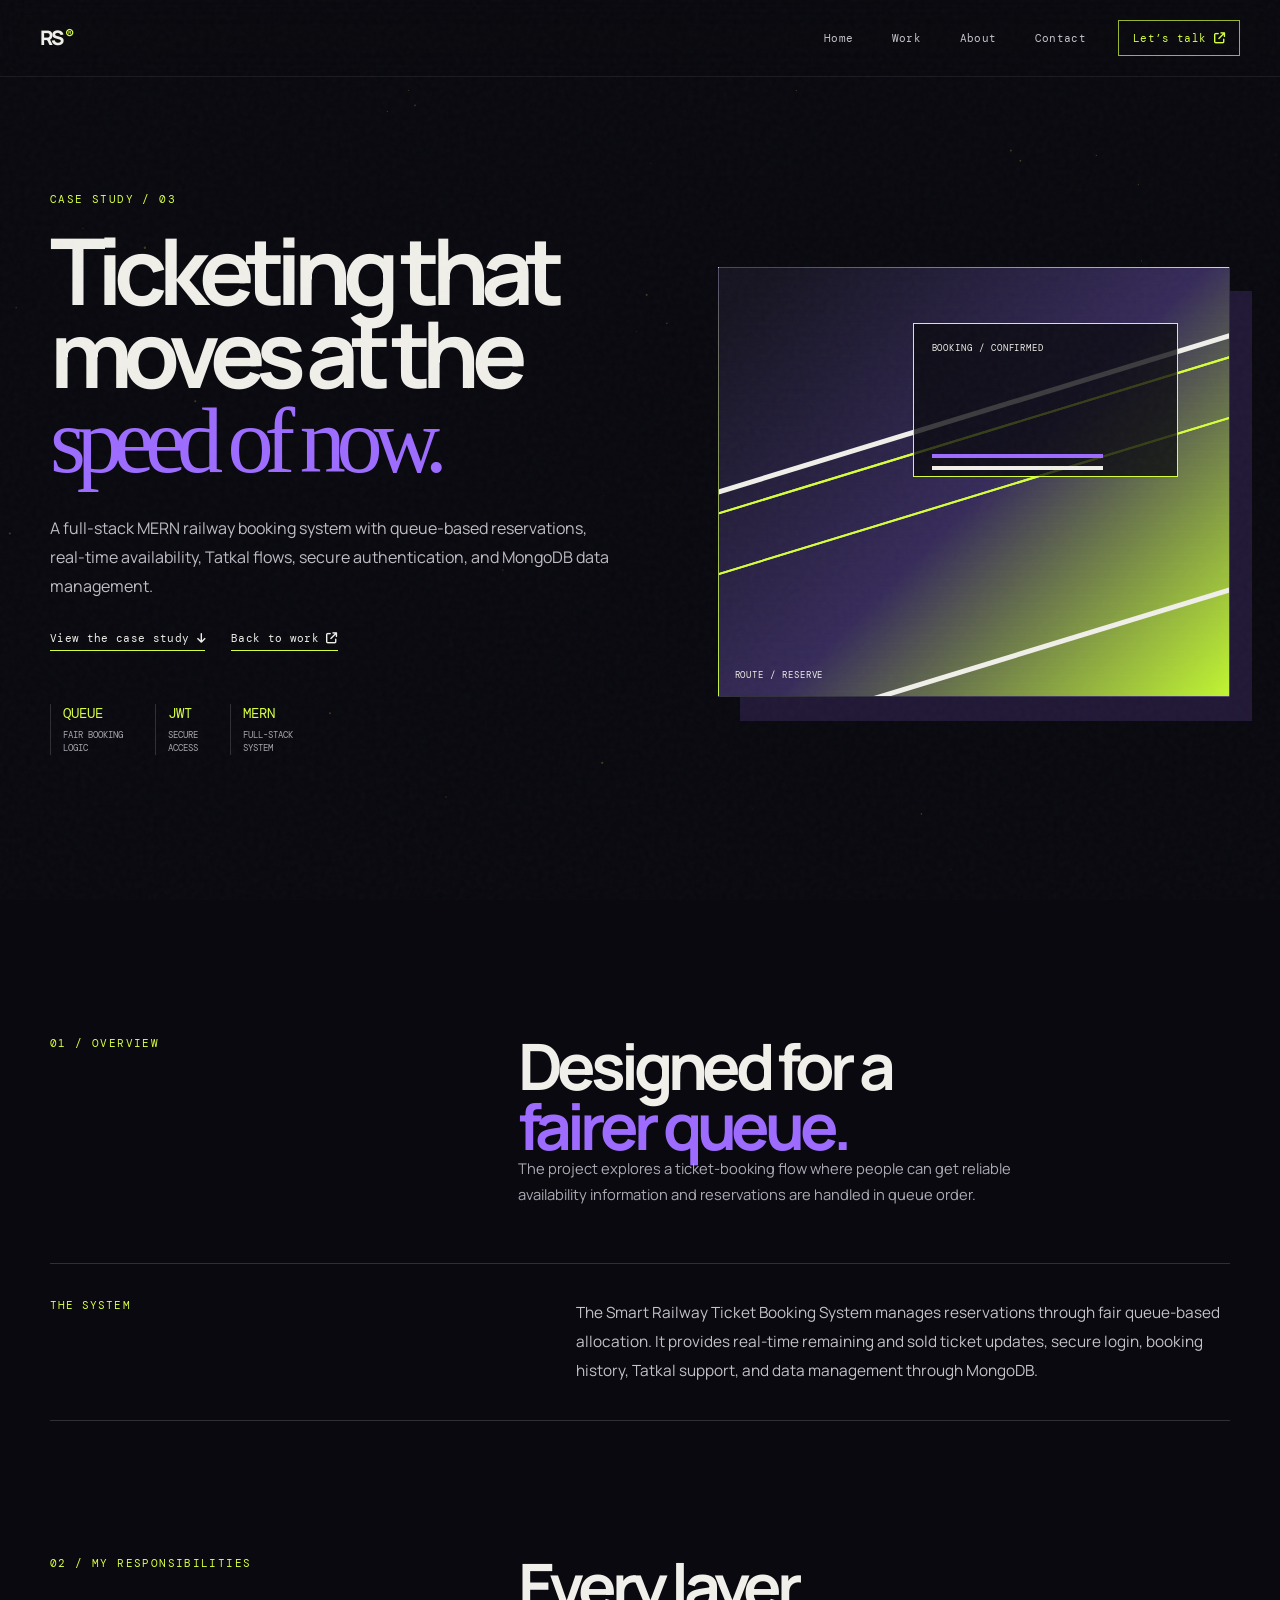
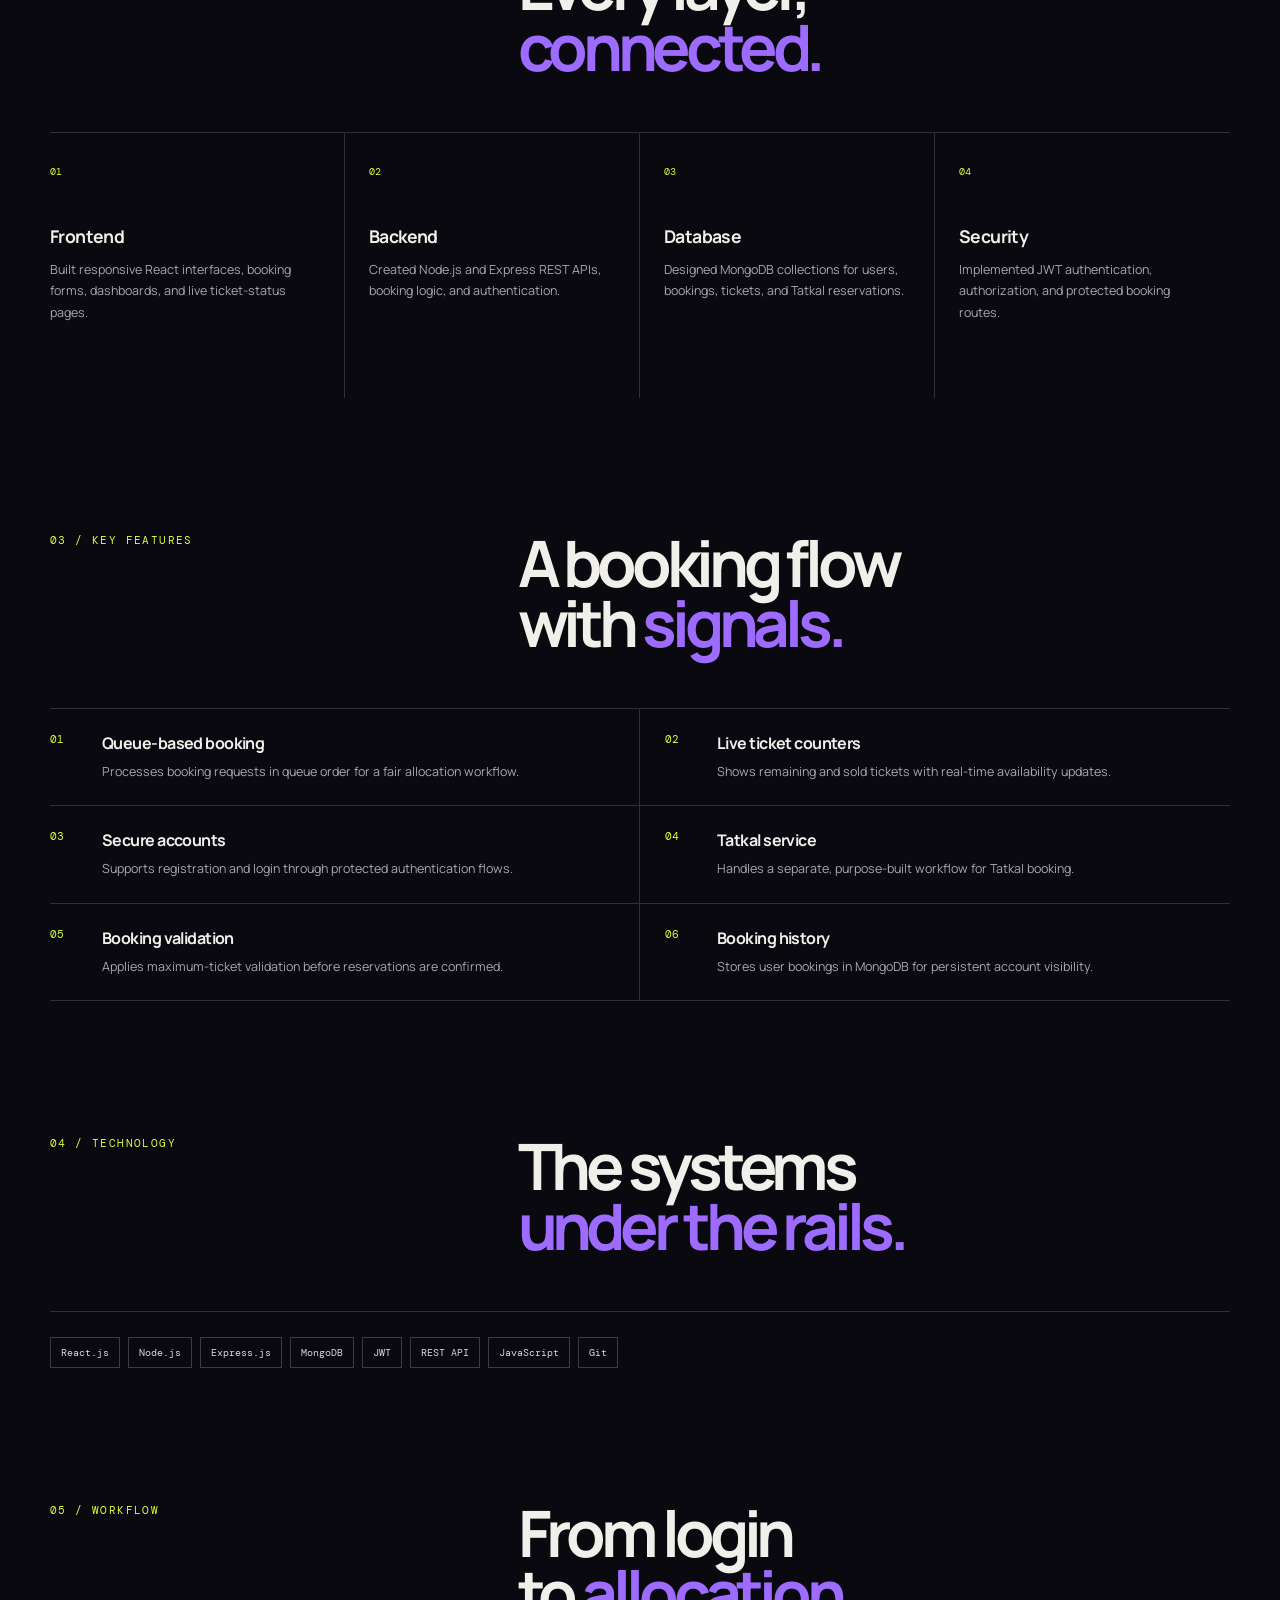
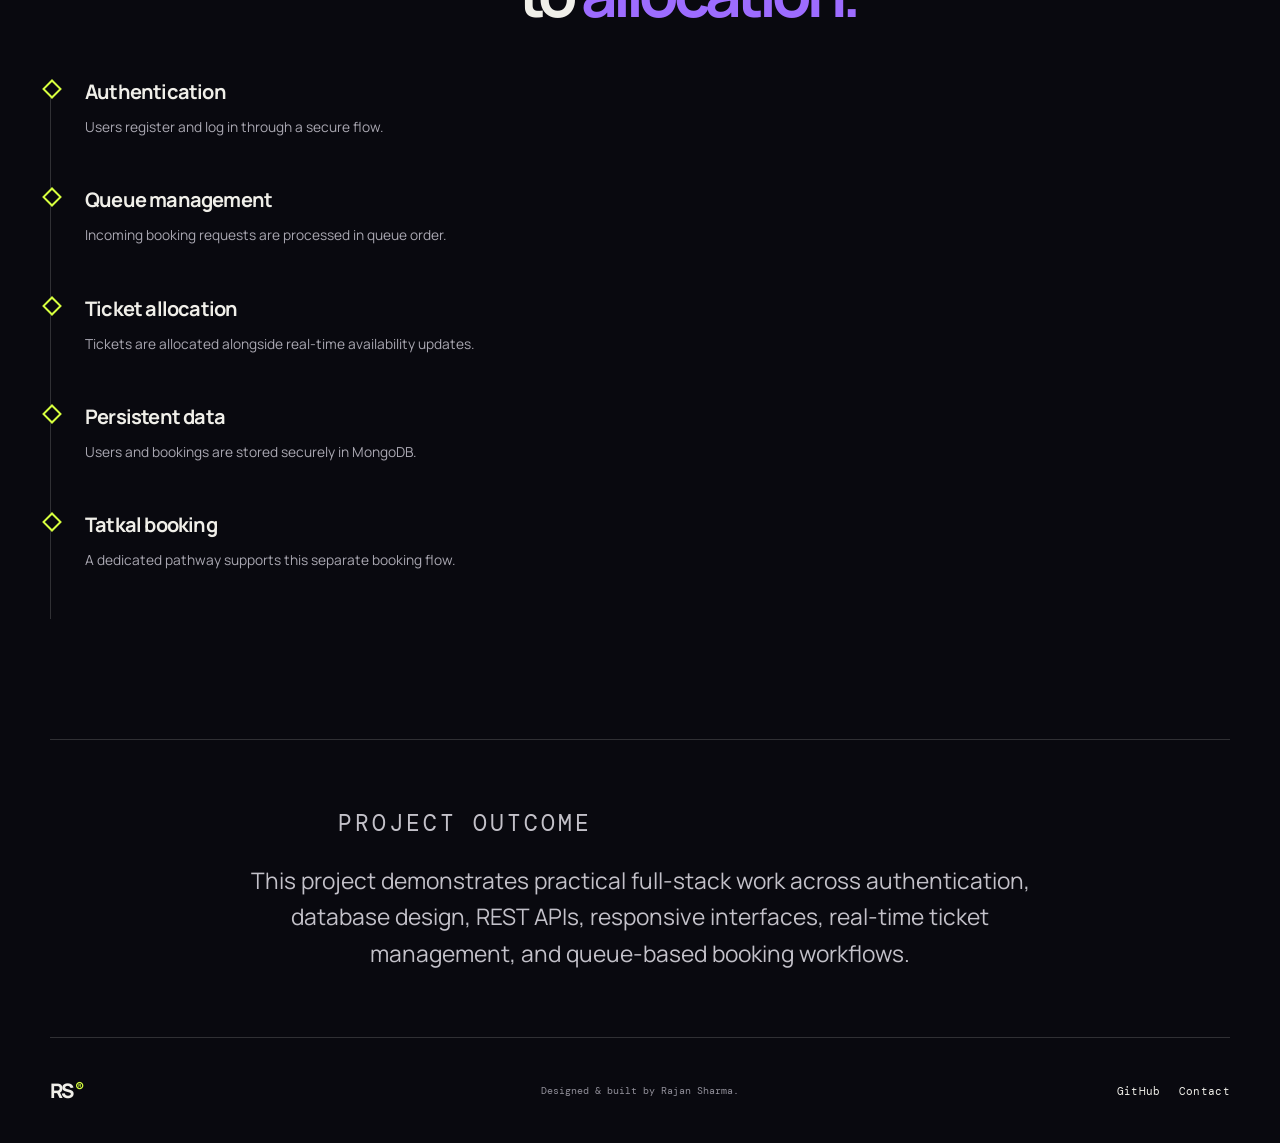
<file: experien3.html>
<!doctype html>
<html lang="en"><head><meta charset="utf-8"><meta name="viewport" content="width=device-width,initial-scale=1"><meta name="description" content="Smart Railway Ticket Booking System — a MERN case study by Rajan Sharma."><title>Railway Ticket Booking — Case Study | Rajan Sharma</title><link rel="preconnect" href="https://fonts.googleapis.com"><link rel="preconnect" href="https://fonts.gstatic.com" crossorigin><link href="https://fonts.googleapis.com/css2?family=DM+Mono:wght@400;500&family=Manrope:wght@400;500;600;700;800&display=swap" rel="stylesheet"><link rel="stylesheet" href="https://cdnjs.cloudflare.com/ajax/libs/font-awesome/6.5.2/css/all.min.css"><link rel="stylesheet" href="detail.css"></head>
<body><canvas id="detail-stars" aria-hidden="true"></canvas><div class="grain" aria-hidden="true"></div><header class="detail-header"><nav class="detail-nav" aria-label="Primary navigation"><a class="brand" href="index.html" aria-label="Rajan Sharma home">RS<span>®</span></a><button class="menu-toggle" type="button" aria-label="Open navigation" aria-expanded="false" aria-controls="detail-links"><span></span><span></span></button><div class="detail-links" id="detail-links"><a href="index.html">Home</a><a href="index.html#work">Work</a><a href="about.html">About</a><a href="index.html#contact">Contact</a></div><a class="detail-cta" href="index.html#contact">Let’s talk <i class="fa-solid fa-arrow-up-right-from-square" aria-hidden="true"></i></a></nav></header>
<main class="detail-shell"><section class="case-hero"><div class="reveal"><p class="kicker">CASE STUDY / 03</p><h1>Ticketing that<br>moves at the<br><em>speed of now.</em></h1><p class="intro">A full-stack MERN railway booking system with queue-based reservations, real-time availability, Tatkal flows, secure authentication, and MongoDB data management.</p><div class="hero-actions"><a class="back-link" href="#overview">View the case study <i class="fa-solid fa-arrow-down" aria-hidden="true"></i></a><a class="back-link" href="index.html#work">Back to work <i class="fa-solid fa-arrow-up-right-from-square" aria-hidden="true"></i></a></div><dl class="case-facts"><div><dt>QUEUE</dt><dd>Fair booking<br>logic</dd></div><div><dt>JWT</dt><dd>Secure<br>access</dd></div><div><dt>MERN</dt><dd>Full-stack<br>system</dd></div></dl></div><div class="case-art rail-art reveal" aria-label="Railway booking system visual"><div class="rail"></div><div class="ticket">BOOKING / CONFIRMED</div><small>ROUTE / RESERVE</small></div></section>
<section class="section" id="overview"><div class="section-head reveal"><p class="kicker">01 / OVERVIEW</p><div><h2 class="section-title">Designed for a<br><span>fairer queue.</span></h2><p class="section-description">The project explores a ticket-booking flow where people can get reliable availability information and reservations are handled in queue order.</p></div></div><div class="reading-block reveal"><h3>The system</h3><p>The Smart Railway Ticket Booking System manages reservations through fair queue-based allocation. It provides real-time remaining and sold ticket updates, secure login, booking history, Tatkal support, and data management through MongoDB.</p></div></section>
<section class="section"><div class="section-head reveal"><p class="kicker">02 / MY RESPONSIBILITIES</p><div><h2 class="section-title">Every layer,<br><span>connected.</span></h2></div></div><div class="editorial-grid reveal"><article><span class="card-index">01</span><h3>Frontend</h3><p>Built responsive React interfaces, booking forms, dashboards, and live ticket-status pages.</p></article><article><span class="card-index">02</span><h3>Backend</h3><p>Created Node.js and Express REST APIs, booking logic, and authentication.</p></article><article><span class="card-index">03</span><h3>Database</h3><p>Designed MongoDB collections for users, bookings, tickets, and Tatkal reservations.</p></article><article><span class="card-index">04</span><h3>Security</h3><p>Implemented JWT authentication, authorization, and protected booking routes.</p></article></div></section>
<section class="section"><div class="section-head reveal"><p class="kicker">03 / KEY FEATURES</p><div><h2 class="section-title">A booking flow<br>with <span>signals.</span></h2></div></div><div class="feature-list reveal"><article><span>01</span><div><h3>Queue-based booking</h3><p>Processes booking requests in queue order for a fair allocation workflow.</p></div></article><article><span>02</span><div><h3>Live ticket counters</h3><p>Shows remaining and sold tickets with real-time availability updates.</p></div></article><article><span>03</span><div><h3>Secure accounts</h3><p>Supports registration and login through protected authentication flows.</p></div></article><article><span>04</span><div><h3>Tatkal service</h3><p>Handles a separate, purpose-built workflow for Tatkal booking.</p></div></article><article><span>05</span><div><h3>Booking validation</h3><p>Applies maximum-ticket validation before reservations are confirmed.</p></div></article><article><span>06</span><div><h3>Booking history</h3><p>Stores user bookings in MongoDB for persistent account visibility.</p></div></article></div></section>
<section class="section"><div class="section-head reveal"><p class="kicker">04 / TECHNOLOGY</p><div><h2 class="section-title">The systems<br><span>under the rails.</span></h2></div></div><div class="chip-list reveal"><span class="chip">React.js</span><span class="chip">Node.js</span><span class="chip">Express.js</span><span class="chip">MongoDB</span><span class="chip">JWT</span><span class="chip">REST API</span><span class="chip">JavaScript</span><span class="chip">Git</span></div></section>
<section class="section"><div class="section-head reveal"><p class="kicker">05 / WORKFLOW</p><div><h2 class="section-title">From login<br>to <span>allocation.</span></h2></div></div><ol class="journey-list"><li class="reveal"><h3>Authentication</h3><p>Users register and log in through a secure flow.</p></li><li class="reveal"><h3>Queue management</h3><p>Incoming booking requests are processed in queue order.</p></li><li class="reveal"><h3>Ticket allocation</h3><p>Tickets are allocated alongside real-time availability updates.</p></li><li class="reveal"><h3>Persistent data</h3><p>Users and bookings are stored securely in MongoDB.</p></li><li class="reveal"><h3>Tatkal booking</h3><p>A dedicated pathway supports this separate booking flow.</p></li></ol></section>
<section class="outcome reveal"><p class="kicker">PROJECT OUTCOME</p><p>This project demonstrates practical full-stack work across authentication, database design, REST APIs, responsive interfaces, real-time ticket management, and queue-based booking workflows.</p></section></main>
<footer class="page-footer"><a class="brand" href="index.html">RS<span>®</span></a><p>Designed &amp; built by Rajan Sharma.</p><div class="footer-links"><a href="https://github.com/rajansharma09" target="_blank" rel="noreferrer">GitHub</a><a href="index.html#contact">Contact</a></div></footer><script src="detail.js"></script></body></html>
</file>
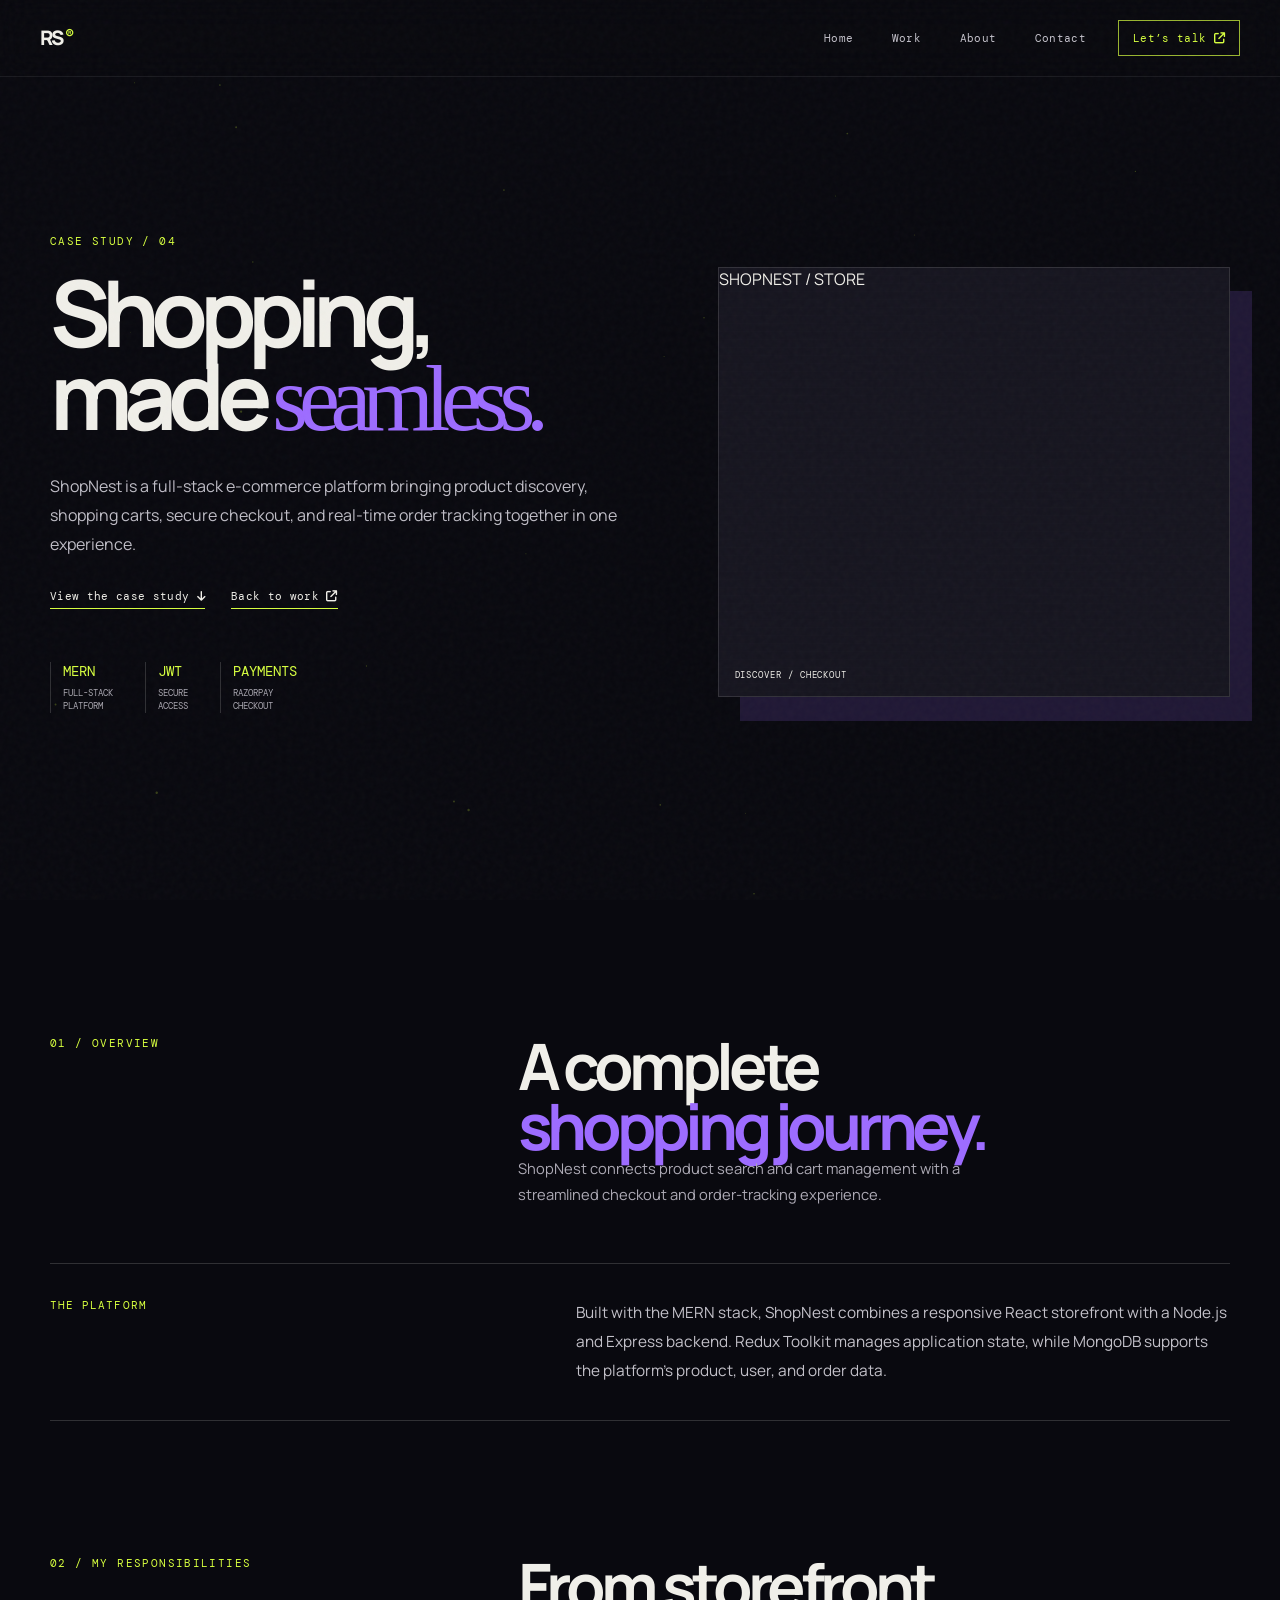
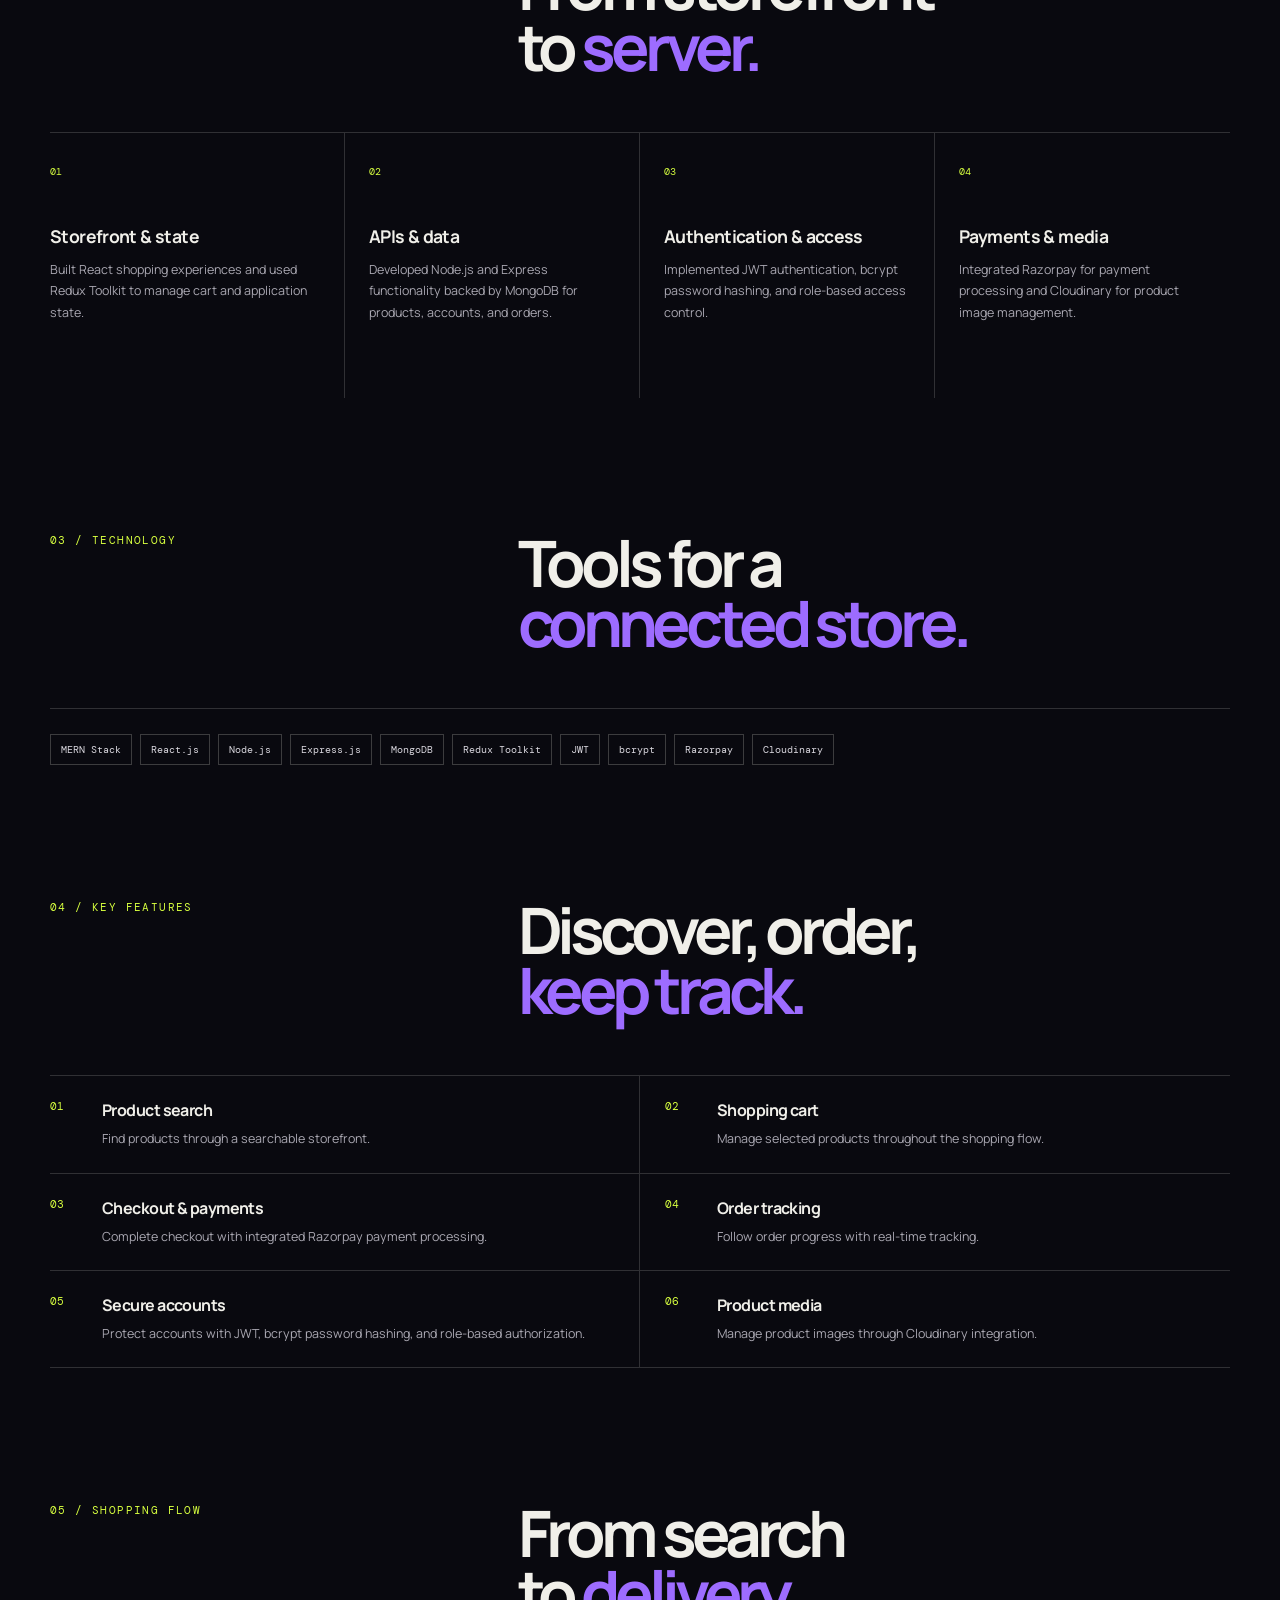
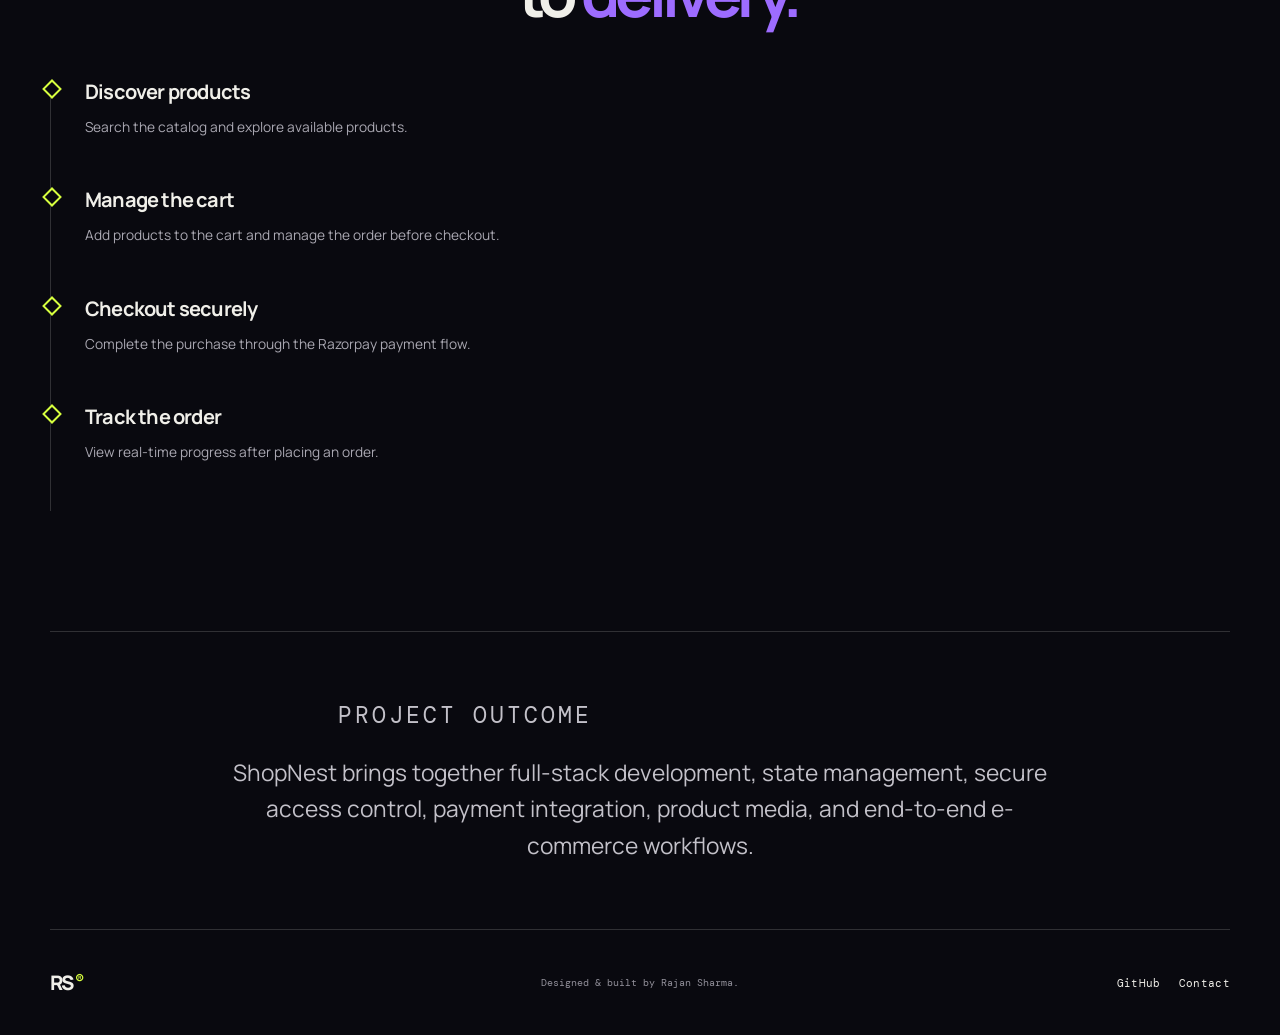
<file: experien4.html>
<!doctype html>
<html lang="en">

<head>
    <meta charset="utf-8">
    <meta name="viewport" content="width=device-width,initial-scale=1">
    <meta name="description" content="ShopNest — a full-stack e-commerce platform built by Rajan Sharma.">
    <title>ShopNest — Case Study | Rajan Sharma</title>
    <link rel="preconnect" href="https://fonts.googleapis.com">
    <link rel="preconnect" href="https://fonts.gstatic.com" crossorigin>
    <link
        href="https://fonts.googleapis.com/css2?family=DM+Mono:wght@400;500&family=Manrope:wght@400;500;600;700;800&display=swap"
        rel="stylesheet">
    <link rel="stylesheet" href="https://cdnjs.cloudflare.com/ajax/libs/font-awesome/6.5.2/css/all.min.css">
    <link rel="stylesheet" href="detail.css">
</head>

<body>
    <canvas id="detail-stars" aria-hidden="true"></canvas>
    <div class="grain" aria-hidden="true"></div>
    <header class="detail-header">
        <nav class="detail-nav" aria-label="Primary navigation">
            <a class="brand" href="index.html" aria-label="Rajan Sharma home">RS<span>®</span></a>
            <button class="menu-toggle" type="button" aria-label="Open navigation" aria-expanded="false"
                aria-controls="detail-links"><span></span><span></span></button>
            <div class="detail-links" id="detail-links">
                <a href="index.html">Home</a>
                <a href="index.html#work">Work</a>
                <a href="about.html">About</a>
                <a href="index.html#contact">Contact</a>
            </div>
            <a class="detail-cta" href="index.html#contact">Let’s talk <i
                    class="fa-solid fa-arrow-up-right-from-square" aria-hidden="true"></i></a>
        </nav>
    </header>
    <main class="detail-shell">
        <section class="case-hero">
            <div class="reveal">
                <p class="kicker">CASE STUDY / 04</p>
                <h1>Shopping,<br>made <em>seamless.</em></h1>
                <p class="intro">ShopNest is a full-stack e-commerce platform bringing product discovery, shopping
                    carts, secure checkout, and real-time order tracking together in one experience.</p>
                <div class="hero-actions">
                    <a class="back-link" href="#overview">View the case study <i class="fa-solid fa-arrow-down"
                            aria-hidden="true"></i></a>
                    <a class="back-link" href="index.html#work">Back to work <i
                            class="fa-solid fa-arrow-up-right-from-square" aria-hidden="true"></i></a>
                </div>
                <dl class="case-facts">
                    <div>
                        <dt>MERN</dt>
                        <dd>Full-stack<br>platform</dd>
                    </div>
                    <div>
                        <dt>JWT</dt>
                        <dd>Secure<br>access</dd>
                    </div>
                    <div>
                        <dt>PAYMENTS</dt>
                        <dd>Razorpay<br>checkout</dd>
                    </div>
                </dl>
            </div>
            <div class="case-art shop-art reveal" aria-label="ShopNest storefront visual">
                <div class="shop-window"><span>SHOPNEST / STORE</span><i></i><i></i><i></i></div>
                <div class="shop-bag"><span></span></div>
                <small>DISCOVER / CHECKOUT</small>
            </div>
        </section>

        <section class="section" id="overview">
            <div class="section-head reveal">
                <p class="kicker">01 / OVERVIEW</p>
                <div>
                    <h2 class="section-title">A complete<br><span>shopping journey.</span></h2>
                    <p class="section-description">ShopNest connects product search and cart management with a
                        streamlined checkout and order-tracking experience.</p>
                </div>
            </div>
            <div class="reading-block reveal">
                <h3>The platform</h3>
                <p>Built with the MERN stack, ShopNest combines a responsive React storefront with a Node.js and
                    Express backend. Redux Toolkit manages application state, while MongoDB supports the platform's
                    product, user, and order data.</p>
            </div>
        </section>

        <section class="section">
            <div class="section-head reveal">
                <p class="kicker">02 / MY RESPONSIBILITIES</p>
                <div>
                    <h2 class="section-title">From storefront<br>to <span>server.</span></h2>
                </div>
            </div>
            <div class="editorial-grid reveal">
                <article>
                    <span class="card-index">01</span>
                    <h3>Storefront &amp; state</h3>
                    <p>Built React shopping experiences and used Redux Toolkit to manage cart and application state.</p>
                </article>
                <article>
                    <span class="card-index">02</span>
                    <h3>APIs &amp; data</h3>
                    <p>Developed Node.js and Express functionality backed by MongoDB for products, accounts, and
                        orders.</p>
                </article>
                <article>
                    <span class="card-index">03</span>
                    <h3>Authentication &amp; access</h3>
                    <p>Implemented JWT authentication, bcrypt password hashing, and role-based access control.</p>
                </article>
                <article>
                    <span class="card-index">04</span>
                    <h3>Payments &amp; media</h3>
                    <p>Integrated Razorpay for payment processing and Cloudinary for product image management.</p>
                </article>
            </div>
        </section>

        <section class="section">
            <div class="section-head reveal">
                <p class="kicker">03 / TECHNOLOGY</p>
                <div>
                    <h2 class="section-title">Tools for a<br><span>connected store.</span></h2>
                </div>
            </div>
            <div class="chip-list reveal">
                <span class="chip">MERN Stack</span>
                <span class="chip">React.js</span>
                <span class="chip">Node.js</span>
                <span class="chip">Express.js</span>
                <span class="chip">MongoDB</span>
                <span class="chip">Redux Toolkit</span>
                <span class="chip">JWT</span>
                <span class="chip">bcrypt</span>
                <span class="chip">Razorpay</span>
                <span class="chip">Cloudinary</span>
            </div>
        </section>

        <section class="section">
            <div class="section-head reveal">
                <p class="kicker">04 / KEY FEATURES</p>
                <div>
                    <h2 class="section-title">Discover, order,<br><span>keep track.</span></h2>
                </div>
            </div>
            <div class="feature-list reveal">
                <article>
                    <span>01</span>
                    <div>
                        <h3>Product search</h3>
                        <p>Find products through a searchable storefront.</p>
                    </div>
                </article>
                <article>
                    <span>02</span>
                    <div>
                        <h3>Shopping cart</h3>
                        <p>Manage selected products throughout the shopping flow.</p>
                    </div>
                </article>
                <article>
                    <span>03</span>
                    <div>
                        <h3>Checkout &amp; payments</h3>
                        <p>Complete checkout with integrated Razorpay payment processing.</p>
                    </div>
                </article>
                <article>
                    <span>04</span>
                    <div>
                        <h3>Order tracking</h3>
                        <p>Follow order progress with real-time tracking.</p>
                    </div>
                </article>
                <article>
                    <span>05</span>
                    <div>
                        <h3>Secure accounts</h3>
                        <p>Protect accounts with JWT, bcrypt password hashing, and role-based authorization.</p>
                    </div>
                </article>
                <article>
                    <span>06</span>
                    <div>
                        <h3>Product media</h3>
                        <p>Manage product images through Cloudinary integration.</p>
                    </div>
                </article>
            </div>
        </section>

        <section class="section">
            <div class="section-head reveal">
                <p class="kicker">05 / SHOPPING FLOW</p>
                <div>
                    <h2 class="section-title">From search<br>to <span>delivery.</span></h2>
                </div>
            </div>
            <ol class="journey-list">
                <li class="reveal">
                    <h3>Discover products</h3>
                    <p>Search the catalog and explore available products.</p>
                </li>
                <li class="reveal">
                    <h3>Manage the cart</h3>
                    <p>Add products to the cart and manage the order before checkout.</p>
                </li>
                <li class="reveal">
                    <h3>Checkout securely</h3>
                    <p>Complete the purchase through the Razorpay payment flow.</p>
                </li>
                <li class="reveal">
                    <h3>Track the order</h3>
                    <p>View real-time progress after placing an order.</p>
                </li>
            </ol>
        </section>

        <section class="outcome reveal">
            <p class="kicker">PROJECT OUTCOME</p>
            <p>ShopNest brings together full-stack development, state management, secure access control, payment
                integration, product media, and end-to-end e-commerce workflows.</p>
        </section>
    </main>
    <footer class="page-footer">
        <a class="brand" href="index.html">RS<span>®</span></a>
        <p>Designed &amp; built by Rajan Sharma.</p>
        <div class="footer-links">
            <a href="https://github.com/rajansharma09" target="_blank" rel="noreferrer">GitHub</a>
            <a href="index.html#contact">Contact</a>
        </div>
    </footer>
    <script src="detail.js"></script>
</body>

</html>
</file>
<file: detail.css>
:root{--ink:#09090f;--paper:#f0efe9;--acid:#d7ff3f;--violet:#9d6cff;--line:rgba(240,239,233,.17);--soft:#aaa8b2;--mono:"DM Mono",monospace;--sans:"Manrope",sans-serif}*{box-sizing:border-box}html{scroll-behavior:smooth;scroll-padding-top:88px}body{margin:0;background:var(--ink);color:var(--paper);font-family:var(--sans);overflow-x:hidden}a{color:inherit;text-decoration:none}#detail-stars{position:fixed;inset:0;z-index:-3;width:100%;height:100%;opacity:.5;pointer-events:none}.grain{position:fixed;inset:0;pointer-events:none;z-index:9;opacity:.03;background-image:url("data:image/svg+xml,%3Csvg viewBox='0 0 180 180' xmlns='http://www.w3.org/2000/svg'%3E%3Cfilter id='n'%3E%3CfeTurbulence type='fractalNoise' baseFrequency='.9' numOctaves='4' stitchTiles='stitch'/%3E%3C/filter%3E%3Crect width='100%25' height='100%25' filter='url(%23n)'/%3E%3C/svg%3E")}.detail-header{position:sticky;top:0;z-index:8;background:rgba(9,9,15,.78);backdrop-filter:blur(16px);border-bottom:1px solid rgba(240,239,233,.08)}.detail-nav{min-height:76px;width:min(1280px,calc(100% - 80px));margin:auto;display:flex;align-items:center;gap:32px}.brand{font-size:1.25rem;letter-spacing:-.08em;font-weight:800;line-height:1;flex:none}.brand span{color:var(--acid);font-size:.7em;vertical-align:top;margin-left:2px}.detail-links{display:flex;gap:clamp(18px,3vw,42px);margin-left:auto}.detail-links a,.detail-cta,.back-link,.card-link,.footer-links a{font:.7rem var(--mono);letter-spacing:.03em}.detail-links a{color:#c5c3cc;transition:color .2s}.detail-links a:hover,.back-link:hover,.card-link:hover,.footer-links a:hover{color:var(--acid)}.detail-cta{padding:10px 14px;border:1px solid rgba(215,255,63,.7);color:var(--acid);transition:background .2s,color .2s}.detail-cta:hover{background:var(--acid);color:var(--ink)}.menu-toggle{display:none}.detail-shell{width:min(1180px,calc(100% - 80px));margin:auto}.case-hero{min-height:calc(100vh - 76px);display:grid;grid-template-columns:1.06fr .94fr;gap:7vw;align-items:center;padding:80px 0 95px;position:relative}.kicker{margin:0 0 23px;color:var(--acid);font:.67rem var(--mono);letter-spacing:.13em;text-transform:uppercase}.case-hero h1{margin:0;font-size:clamp(3.45rem,7.2vw,7.4rem);line-height:.91;letter-spacing:-.095em}.case-hero h1 em{color:var(--violet);font-family:Georgia,serif;font-weight:400;font-style:normal;letter-spacing:-.1em}.intro{max-width:570px;margin:30px 0;color:#bfbdc6;font-size:1rem;line-height:1.8}.hero-actions{display:flex;align-items:center;gap:26px;flex-wrap:wrap}.back-link{border-bottom:1px solid var(--acid);padding-bottom:5px}.case-facts{display:flex;gap:32px;margin-top:53px}.case-facts div{padding-left:12px;border-left:1px solid var(--line)}.case-facts dt{color:var(--acid);font:.9rem var(--mono)}.case-facts dd{margin:7px 0 0;color:#a8a6af;font:.56rem var(--mono);text-transform:uppercase;line-height:1.5}.case-art{position:relative;min-height:430px;overflow:hidden;border:1px solid rgba(240,239,233,.13);background:#16151f;box-shadow:22px 24px 0 rgba(157,108,255,.16)}.case-art small{position:absolute;z-index:5;bottom:15px;left:16px;font:.58rem var(--mono);letter-spacing:.1em}.case-art::after{content:"";position:absolute;inset:0;background:repeating-linear-gradient(to bottom,transparent 0,transparent 7px,rgba(240,239,233,.04) 8px);mix-blend-mode:overlay;pointer-events:none}.about-art{background:linear-gradient(135deg,#211a39,#11111a 56%,#80914b)}.about-art .degree{position:absolute;inset:11% 9%;border:1px solid rgba(215,255,63,.5);padding:28px;color:var(--acid);font:500 clamp(2rem,5vw,4.4rem)/.9 var(--mono);letter-spacing:-.11em}.about-art .degree b{display:block;color:var(--paper);font-size:.24em;letter-spacing:.1em;margin-top:32px}.about-art .degree::after{content:"";position:absolute;width:62%;height:62%;right:-12%;bottom:-10%;border:1px solid var(--violet);border-radius:50%}.about-art .stamp{position:absolute;right:10%;bottom:14%;z-index:2;width:100px;height:100px;border-radius:50%;display:grid;place-items:center;border:1px solid var(--acid);color:var(--acid);font:.55rem var(--mono);text-align:center;rotate:-13deg}.journey-art{background:radial-gradient(circle at 63% 30%,#9d6cff 0 8%,transparent 8.5%),linear-gradient(145deg,#15131d,#25204c)}.journey-art .route{position:absolute;width:115%;height:70%;border:1px solid var(--acid);border-radius:50%;top:16%;left:-34%;rotate:24deg}.journey-art .route::before,.journey-art .route::after{content:"";position:absolute;border-radius:50%;background:var(--acid);box-shadow:0 0 24px var(--acid)}.journey-art .route::before{width:14px;height:14px;right:6%;top:8%}.journey-art .route::after{width:10px;height:10px;left:31%;bottom:2%}.journey-art .code-lines{position:absolute;right:9%;bottom:19%;width:46%;border-top:4px solid var(--paper);border-bottom:4px solid var(--paper);height:34%;opacity:.85}.journey-art .code-lines::before{content:"";position:absolute;left:0;top:36%;width:72%;height:4px;background:var(--acid);box-shadow:55px 42px 0 var(--violet)}.medical-art{background:linear-gradient(135deg,#d7ff3f,#9ed72d 45%,#846df0)}.medical-art .cross{position:absolute;z-index:2;top:46%;left:50%;transform:translate(-50%,-50%);font:14rem/.8 Arial;color:var(--ink)}.medical-art .screen{position:absolute;z-index:3;width:59%;height:28%;background:rgba(9,9,15,.75);border:1px solid rgba(9,9,15,.42);backdrop-filter:blur(8px)}.medical-art .one{top:13%;left:8%}.medical-art .two{bottom:16%;right:8%}.medical-art .slash{position:absolute;z-index:1;width:145%;height:1px;top:46%;left:-20%;background:var(--ink);rotate:-36deg}.rail-art{background:linear-gradient(135deg,#151420 5%,#362b5a 52%,#c1f631)}.rail-art .rail{position:absolute;left:-15%;width:130%;height:58%;border-top:5px solid var(--paper);border-bottom:5px solid var(--paper);top:35%;rotate:-17deg}.rail-art .rail::before,.rail-art .rail::after{content:"";position:absolute;inset:0 0 auto;height:2px;background:var(--acid);translate:0 17px;box-shadow:0 58px 0 var(--acid)}.rail-art .ticket{position:absolute;z-index:3;right:10%;top:13%;width:52%;height:36%;padding:18px;border:1px solid var(--acid);background:rgba(9,9,15,.78);font:.58rem var(--mono);letter-spacing:.1em}.rail-art .ticket::after{content:"";position:absolute;bottom:18px;left:18px;width:65%;height:4px;background:var(--violet);box-shadow:0 12px 0 var(--paper)}.section{padding:135px 0 0}.section-head{display:grid;grid-template-columns:.75fr 1.25fr;gap:40px;margin-bottom:55px}.section-title{margin:0;font-size:clamp(2.5rem,5vw,5rem);line-height:.94;letter-spacing:-.08em}.section-title span{color:var(--violet)}.section-description{align-self:end;margin:0;color:#adaab5;font-size:.92rem;line-height:1.75;max-width:500px}.reading-block{border-top:1px solid var(--line);border-bottom:1px solid var(--line);padding:35px 0;display:grid;grid-template-columns:.8fr 1.2fr;gap:7vw}.reading-block h3{margin:0;color:var(--acid);font:.66rem var(--mono);letter-spacing:.1em;text-transform:uppercase}.reading-block p{margin:0;color:#c3c1c9;line-height:1.88;font-size:.96rem}.editorial-grid{display:grid;grid-template-columns:repeat(4,1fr);border-top:1px solid var(--line)}.editorial-grid article{min-height:265px;padding:25px 24px 25px 0;border-right:1px solid var(--line)}.editorial-grid article+article{padding-left:24px}.editorial-grid article:last-child{border-right:0}.card-index{color:var(--acid);font:.64rem var(--mono)}.editorial-grid h3{margin:44px 0 11px;font-size:1.1rem;letter-spacing:-.035em}.editorial-grid p{margin:0;color:#a9a7b1;font-size:.78rem;line-height:1.72}.chip-list{display:flex;flex-wrap:wrap;gap:8px;border-top:1px solid var(--line);padding-top:25px}.chip{border:1px solid rgba(240,239,233,.22);padding:8px 10px;font:.61rem var(--mono);color:#dad8df}.journey-list{list-style:none;padding:0 0 0 35px;margin:0;position:relative}.journey-list::before{content:"";position:absolute;left:0;top:6px;bottom:0;width:1px;background:var(--line)}.journey-list li{position:relative;padding:0 0 47px}.journey-list li::before{content:"";position:absolute;left:-40px;top:4px;width:10px;height:10px;border:2px solid var(--acid);background:var(--ink);rotate:45deg}.journey-list h3{margin:0;color:var(--paper);font-size:1.25rem;letter-spacing:-.04em}.journey-list p{max-width:650px;margin:10px 0 0;color:#aaa8b2;font-size:.86rem;line-height:1.75}.feature-list{display:grid;grid-template-columns:repeat(2,1fr);border-top:1px solid var(--line)}.feature-list article{display:grid;grid-template-columns:40px 1fr;gap:12px;padding:23px 20px 23px 0;border-bottom:1px solid var(--line)}.feature-list article:nth-child(odd){border-right:1px solid var(--line);padding-right:25px}.feature-list article:nth-child(even){padding-left:25px}.feature-list span{color:var(--acid);font:.67rem var(--mono)}.feature-list h3{margin:0 0 7px;font-size:1rem;letter-spacing:-.035em}.feature-list p{margin:0;color:#aaa8b2;font-size:.78rem;line-height:1.7}.outcome{margin:120px 0 0;padding:65px 0;border-top:1px solid var(--line);border-bottom:1px solid var(--line);text-align:center}.outcome p{max-width:830px;margin:22px auto 0;color:#c3c1c9;font-size:clamp(1.05rem,2vw,1.42rem);line-height:1.6}.outcome .kicker{margin:0}.page-footer{width:min(1180px,calc(100% - 80px));margin:0 auto;min-height:105px;display:grid;grid-template-columns:1fr 1fr 1fr;align-items:center;gap:20px}.page-footer p{justify-self:center;margin:0;color:#92909a;font:.6rem var(--mono)}.footer-links{display:flex;justify-content:flex-end;gap:18px}.reveal{opacity:0;transform:translateY(26px);transition:opacity .7s cubic-bezier(.22,1,.36,1),transform .7s cubic-bezier(.22,1,.36,1)}.reveal.visible{opacity:1;transform:translateY(0)}
@media(max-width:850px){.detail-shell,.detail-nav,.page-footer{width:min(100% - 48px,680px)}.case-hero{grid-template-columns:1fr;padding:70px 0 85px;gap:40px}.case-art{min-height:350px;max-width:560px}.section-head{grid-template-columns:1fr;gap:25px}.editorial-grid{grid-template-columns:repeat(2,1fr)}.editorial-grid article:nth-child(2){border-right:0}.editorial-grid article:nth-child(3){padding-left:0}.feature-list{grid-template-columns:1fr}.feature-list article:nth-child(odd),.feature-list article:nth-child(even){border-right:0;padding-left:0;padding-right:0}.detail-links{gap:18px}}
@media(max-width:600px){.detail-shell,.detail-nav,.page-footer{width:calc(100% - 36px)}.detail-nav{min-height:68px}.detail-cta{display:none}.menu-toggle{display:flex;margin-left:auto;width:36px;height:36px;border:0;background:transparent;color:var(--paper);flex-direction:column;align-items:center;justify-content:center;gap:5px}.menu-toggle span{width:22px;height:1px;background:currentColor}.menu-toggle[aria-expanded="true"] span:first-child{transform:translateY(3px) rotate(45deg)}.menu-toggle[aria-expanded="true"] span:last-child{transform:translateY(-3px) rotate(-45deg)}.detail-links{position:fixed;inset:68px 0 0;padding:40px 9%;background:rgba(9,9,15,.98);flex-direction:column;align-items:flex-start;gap:28px;transform:translateX(100%);transition:transform .3s}.detail-links.open{transform:translateX(0)}.detail-links a{font:700 1.25rem var(--sans)}body.menu-open{overflow:hidden}.case-hero{min-height:auto;padding-top:65px}.case-hero h1{font-size:clamp(3.1rem,14.5vw,4.7rem)}.intro{font-size:.9rem}.case-facts{gap:17px;margin-top:38px}.case-art{min-height:285px}.medical-art .cross{font-size:10rem}.section{padding-top:96px}.section-head{margin-bottom:37px}.reading-block{grid-template-columns:1fr;gap:20px;padding:25px 0}.editorial-grid{grid-template-columns:1fr}.editorial-grid article,.editorial-grid article+article,.editorial-grid article:nth-child(3){min-height:auto;padding:21px 0;border-right:0;border-bottom:1px solid var(--line)}.editorial-grid h3{margin:20px 0 8px}.feature-list article{grid-template-columns:30px 1fr}.outcome{margin-top:80px;padding:45px 0}.page-footer{grid-template-columns:1fr;padding:30px 0;gap:20px}.page-footer p{justify-self:start}.footer-links{justify-content:flex-start}.degree{font-size:3rem!important}}
@media(prefers-reduced-motion:reduce){*,*::before,*::after{animation-duration:.01ms!important;transition-duration:.01ms!important}#detail-stars{display:none}}
</file>
